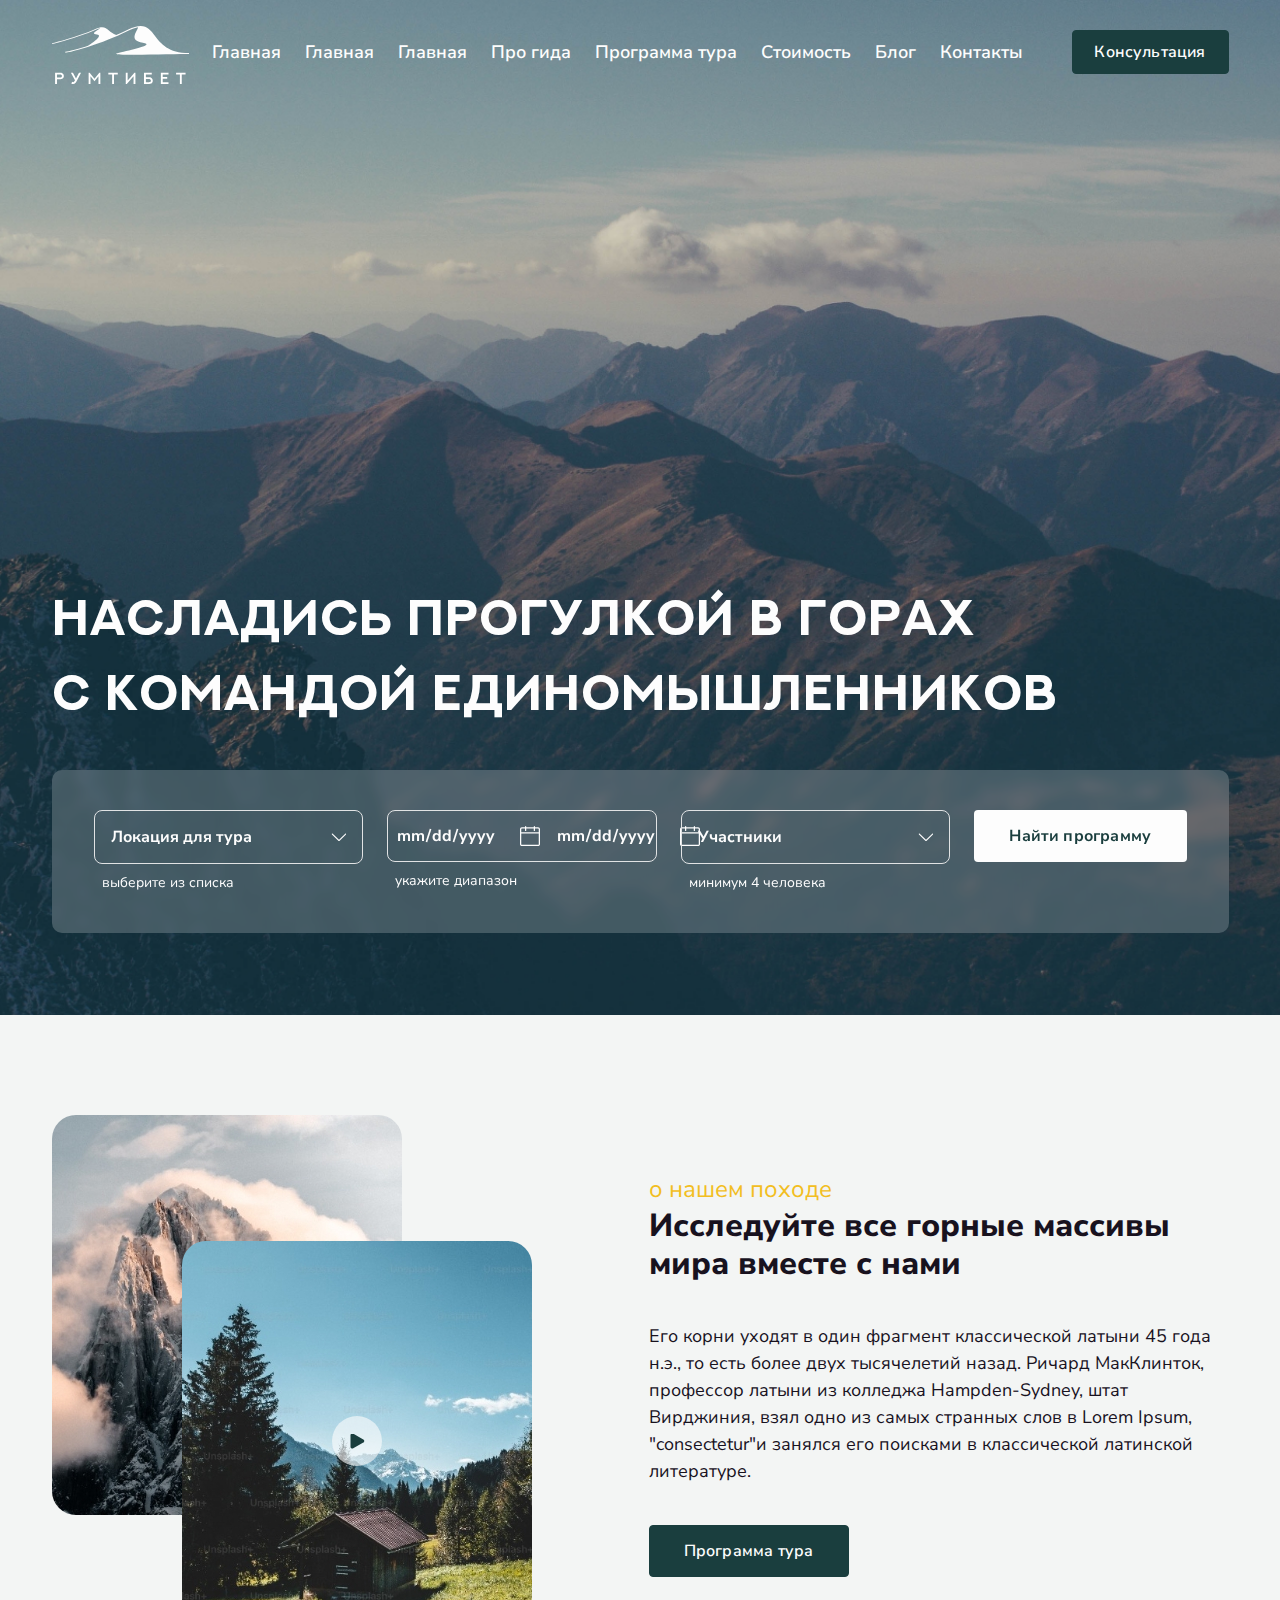
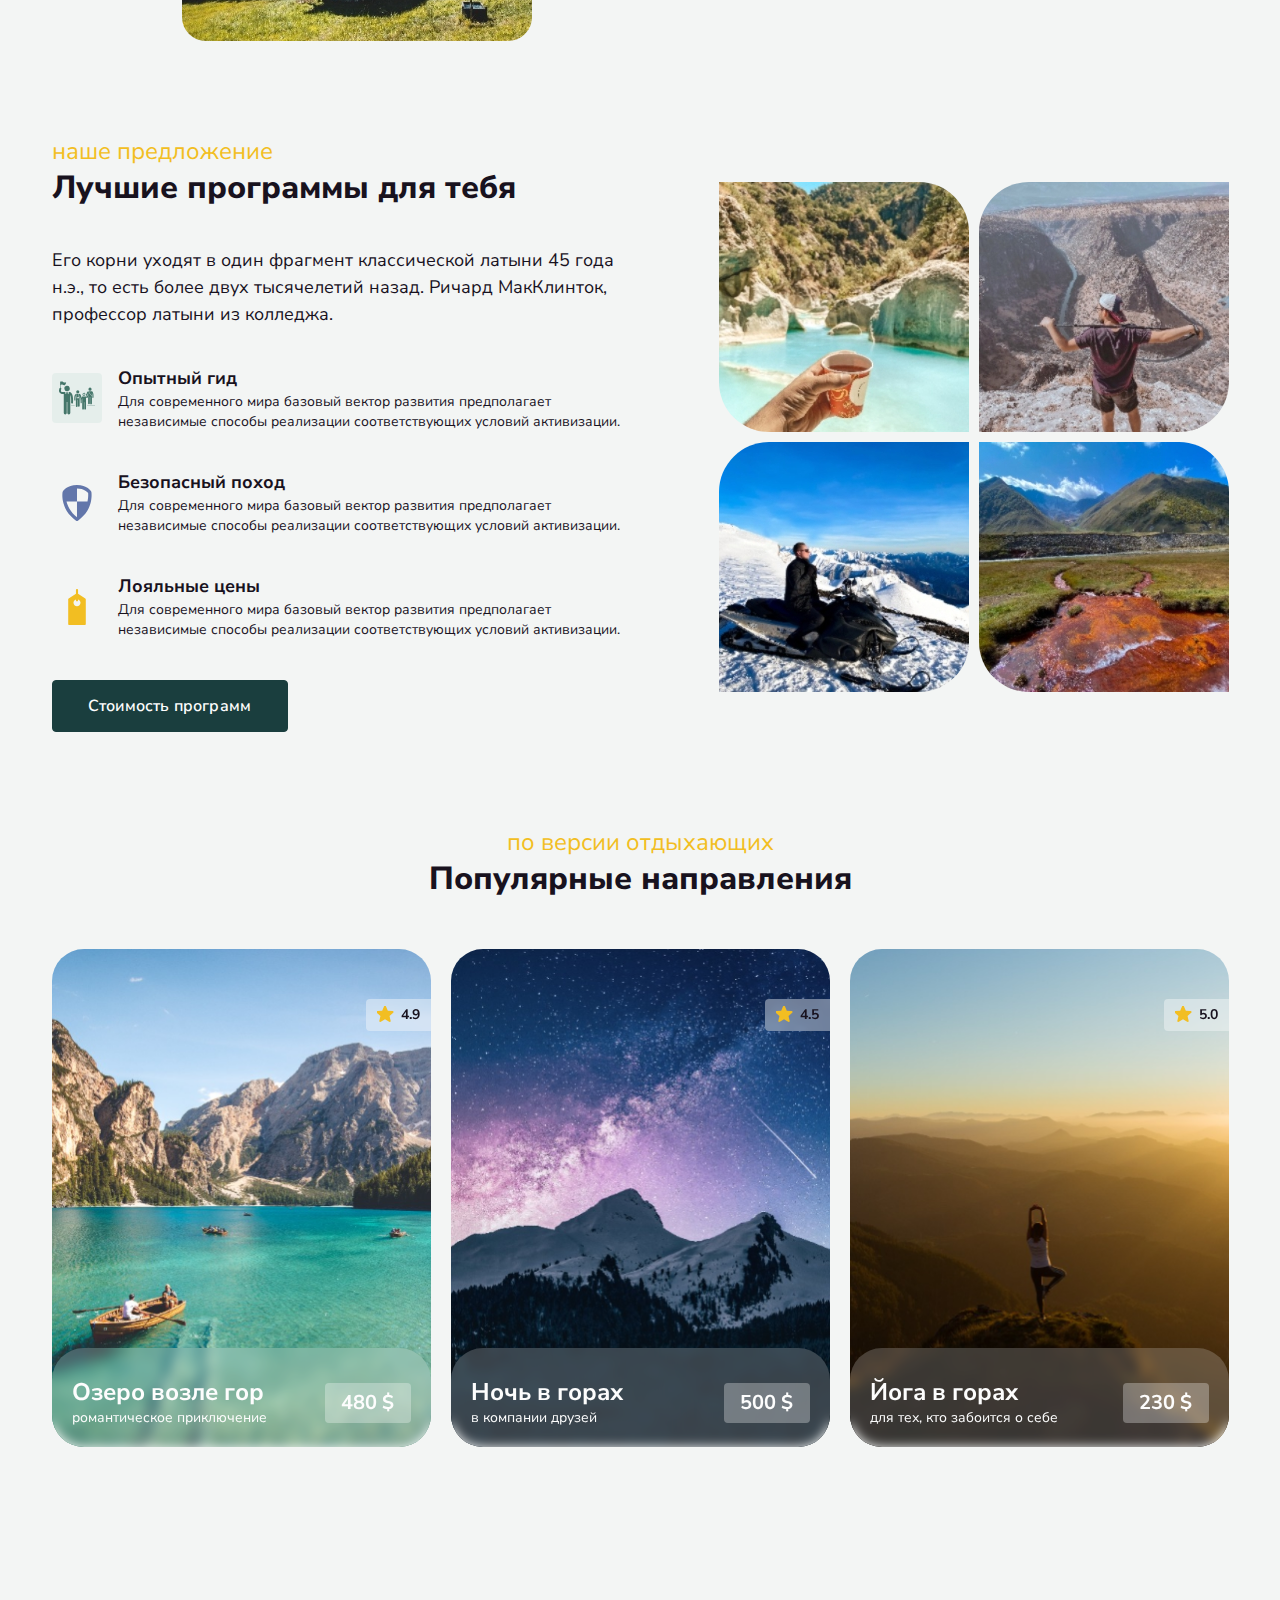
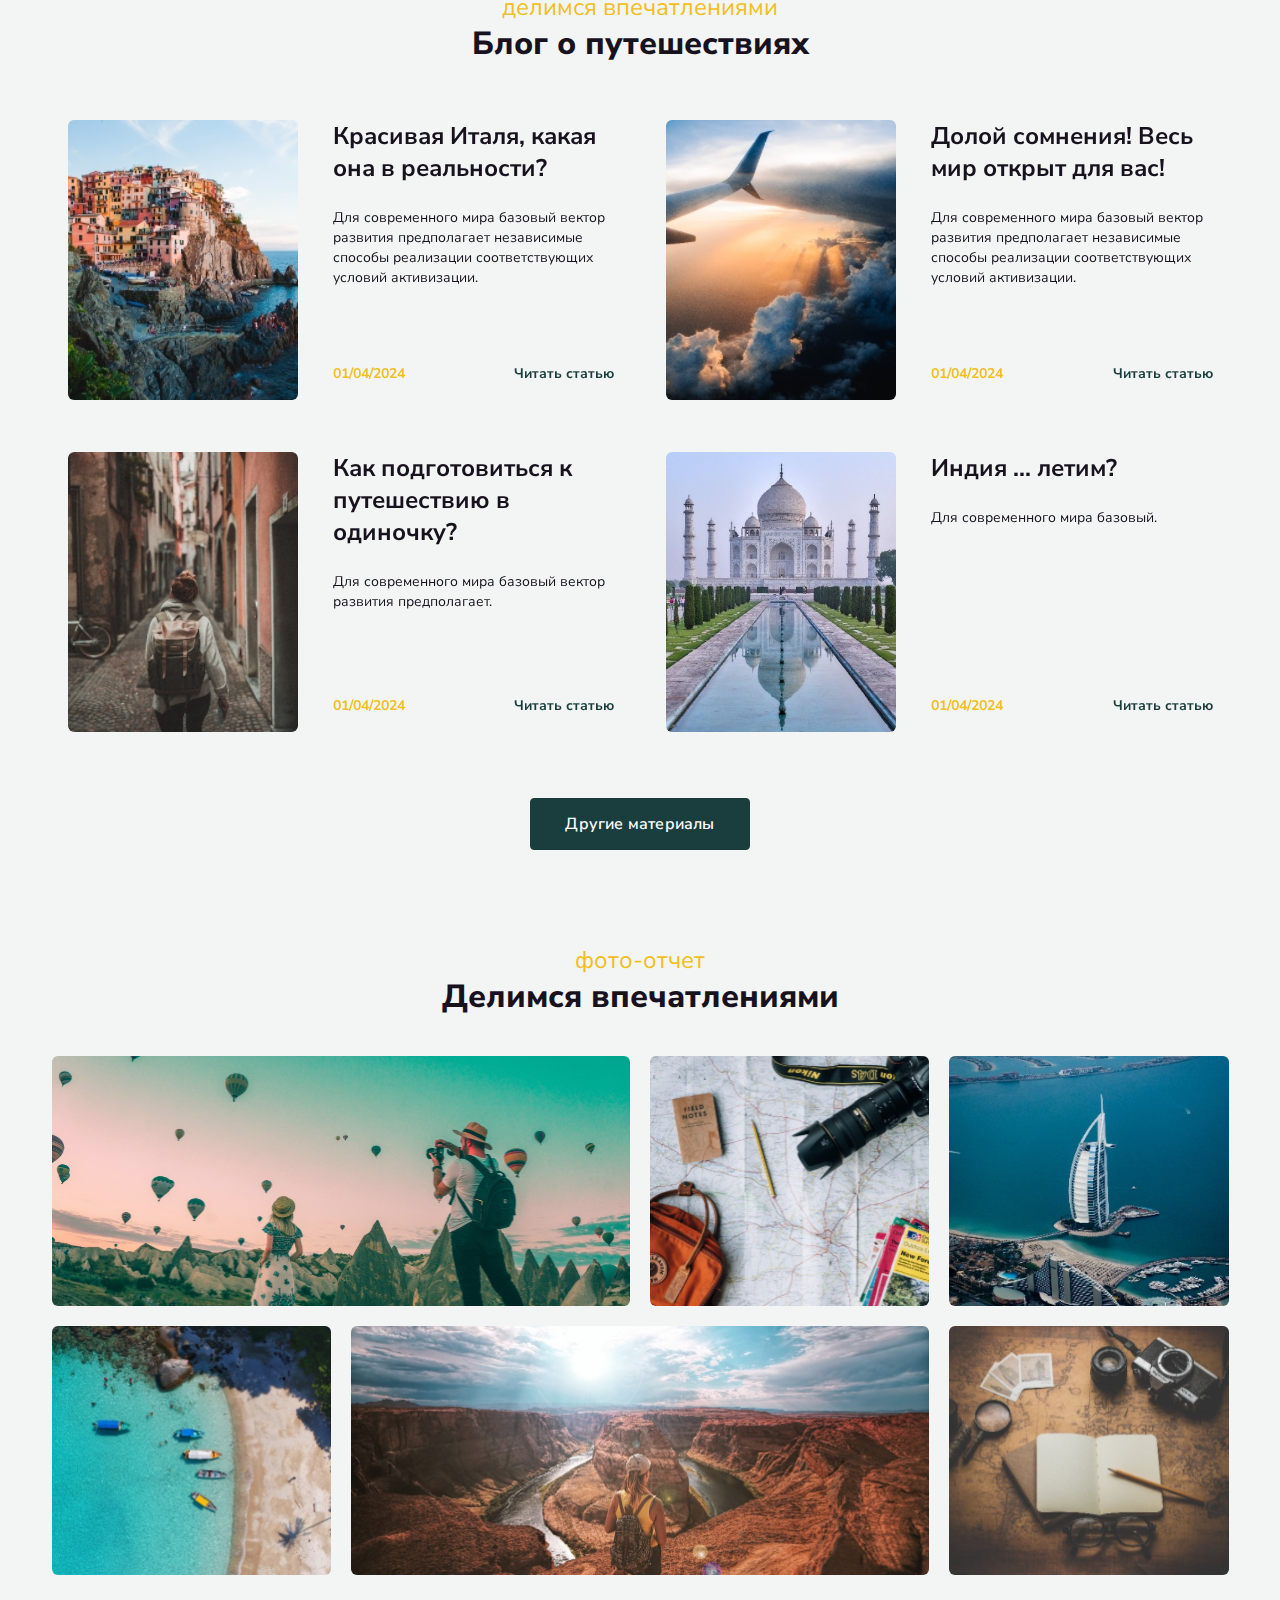
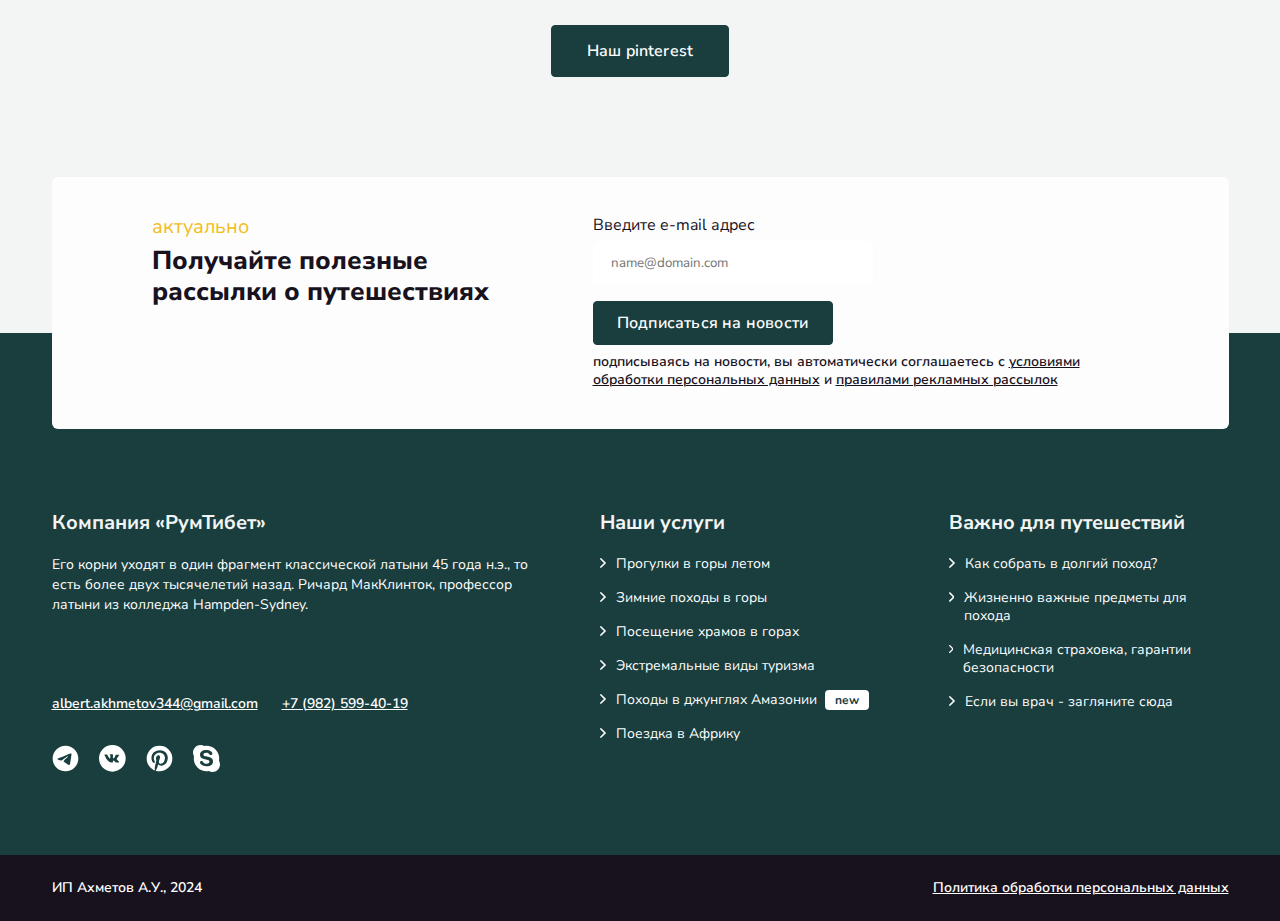
<file: index.html>
<!DOCTYPE html>
<html lang="ru">

<head>
  <meta charset="UTF-8">
  <meta name="viewport" content="width=device-width, initial-scale=1.0">
  <link rel="shortcut icon" href="resources/logo.ico" type="image/x-icon">
  <title>РумТибет</title>
  <link rel="preconnect" href="https://fonts.googleapis.com">
  <link rel="preconnect" href="https://fonts.gstatic.com" crossorigin>
  <link
    href="https://fonts.googleapis.com/css2?family=Nunito+Sans:ital,opsz,wght@0,6..12,200..1000;1,6..12,200..1000&display=swap"
    rel="stylesheet">
  <link rel="shortcut icon" type="image/x-icon" href="./img/content/icons/logo.svg">
  <link rel="stylesheet" href="https://cdn.jsdelivr.net/npm/swiper@11/swiper-bundle.min.css"/>
  <link href="css/fonts.css" rel="stylesheet">
  <link href="css/reset.css" rel="stylesheet">
  <link href="css/style.css" rel="stylesheet">

</head>

<body class="body">
  <div class="wrapper">
    <header class="header">
      <div class="header__top">
        <div class="container">
          <div class="header__top-inner">
            <div class="header__top-logo">
              <img class="header__top-logo--img" src="./img/content/icons/logo.svg" alt="Логотип">
            </div>
            <nav class="nav">
              <ul class="nav__list">
                <li class="nav__item">
                  <a class="nav__link" href="#">Главная</a>
                </li>
                <li class="nav__item">
                  <a class="nav__link" href="#">Главная</a>
                </li>
                <li class="nav__item">
                  <a class="nav__link" href="#">Главная</a>
                </li>
                <li class="nav__item">
                  <a class="nav__link" href="#">Про гида</a>
                </li>
                <li class="nav__item">
                  <a class="nav__link" href="#">Программа тура</a>
                </li>
                <li class="nav__item">
                  <a class="nav__link" href="#">Стоимость</a>
                </li>
                <li class="nav__item">
                  <a class="nav__link" href="#">Блог</a>
                </li>
                <li class="nav__item">
                  <a class="nav__link" href="#">Контакты</a>
                </li>
              </ul>
            </nav>
            <a class="header__consultation btn" href="">Консультация</a>
            <a class="burger__icon" href="">
              <span></span>
            </a>
          </div>
        </div>
      </div>
      <section class="hero">
        <div class="container">
          <div class="hero__inner">
            <h1 class="hero__title title">
              Насладись прогулкой в горах
              с командой единомышленников
            </h1>
            <div class="hero__search">
              <div class="hero__form">
                <div class="hero__select">
                  <div class="hero__dropdown-inner">
                    <button class="hero__dropdown-btn">Локация для тура</button>
                    <ul class="hero__dropdown-list">
                      <li class="hero__dropdown-item " data-value="Russia">Россия</li>
                      <li class="hero__dropdown-item " data-value="USA">США</li>
                      <li class="hero__dropdown-item " data-value="UK">Великобретания</li>
                    </ul>
                    <input type="text" name="select_category" value="" class="hero__dropdown_input--hidden">
                  </div>
                  <span class="hero__span">выберите из списка</span>
                </div>
              </div>
              <div class="hero__form">
                <div class="hero__input-inner">
                  <input class="hero__dropdown-input " type="date" name="start-date">
                  <input class="hero__dropdown-input" type="date" name="final-date">
                </div>
                <span class="hero__span">укажите диапазон</span>
              </div>
              <div class="hero__form">
                <div class="hero__select">
                  <div class="hero__dropdown-inner">
                    <button class="hero__dropdown-btn">Участники</button>
                    <ul class="hero__dropdown-list">
                      <li class="hero__dropdown-item" data-value="Russia">4</li>
                      <li class="hero__dropdown-item" data-value="USA">5</li>
                      <li class="hero__dropdown-item" data-value="UK">6</li>
                    </ul>
                    <input type="text" name="select_category" value="" class="hero__dropdown_input--hidden">
                  </div>
                  <span class="hero__span">минимум 4 человека</span>
                </div>
              </div>
              <button class="hero__form-button">
                Найти программу
              </button>
            </div>
          </div>
        </div>
      </section>
    </header>
    <main class="main">
      <section class="about">
        <div class="container">
          <div class="about__inner">
            <div class="about__media">
              <div class="about__pic-wrapper">
                <div class="about__pic">
                  <picture>
                    <source srcset="./img/content/about/1.webp">
                    <img class="about__img" src="./img/content/about/mounts.jpeg" alt="Горный пейзаж">
                  </picture>
                </div>
              </div>
              <div class="about__video">
                <div class="about__pic">
                  <picture>
                    <source srcset="./img/content/about/2.webp">
                    <img class="about__img about__img--pos" src="./img/content/about/house.jpeg" alt="Домик на лугу">
                  </picture>
                </div>
                <div class="about__video-btn">
                  <a class="about____video-link" data-fslightbox="video"
                    href="https://www.youtube.com/watch?v=atcRDB2QpwY">
                    <img class="about__video-btn--play" src="./img/content/icons/play.svg"
                      alt="Кнопка проигрывания видео">
                  </a>
                </div>
              </div>
            </div>
            <div class="about__content">
              <p class="about__subtitile subtitile">о нашем походе</p>
              <h2 class="about__title title">Исследуйте все горные массивы мира вместе с нами</h2>
              <p class="about__text">Его корни уходят в один фрагмент классической латыни 45 года н.э., то есть более
                двух тысячелетий назад. Ричард МакКлинток, профессор латыни из колледжа Hampden-Sydney, штат Вирджиния,
                взял одно из самых странных слов в Lorem Ipsum, "consectetur"и занялся его поисками в классической
                латинской литературе.</p>
              <a class="about__btn btn" href="">Программа тура</a>
            </div>
          </div>
        </div>
      </section>
      <section class="offer">
        <div class="container">
          <div class="offer__inner">
            <div class="offer__content">
              <p class="offer__subtitile subtitile">наше предложение</p>
              <h2 class="offer__title title">Лучшие программы для тебя</h2>
              <p class="offer__text">Его корни уходят в один фрагмент классической латыни 45 года н.э., то есть более
                двух тысячелетий назад. Ричард МакКлинток, профессор латыни из колледжа.</p>
              <ul class="offer__list">
                <li class="offer__item">
                  <span class="offer__item-title">Опытный гид</span>
                  <span class="offer__item-text">
                    Для современного мира базовый вектор развития предполагает независимые способы реализации
                    соответствующих условий активизации.
                  </span>
                </li>
                <li class="offer__item">
                  <span class="offer__item-title">Безопасный поход</span>
                  <span class="offer__item-text">
                    Для современного мира базовый вектор развития предполагает независимые способы реализации
                    соответствующих условий активизации.
                  </span>
                </li>
                <li class="offer__item">
                  <span class="offer__item-title">Лояльные цены</span>
                  <span class="offer__item-text">
                    Для современного мира базовый вектор развития предполагает независимые способы реализации
                    соответствующих условий активизации.
                  </span>
                </li>
              </ul>
              <a class="offer__price-btn btn" href="">
                Стоимость программ
              </a>
            </div>
            <div class="offer__media">
              <div class="offer__media-item">
                <picture>
                  <img class="offer__img offer__img--1" src="./img/content/offer/3.jpeg" alt="Фото">
                </picture>
              </div>
              <div class="offer__media-item">
                <picture>
                  <img class="offer__img offer__img--2" src="./img/content/offer/4.jpeg" alt="Человек на фоне каньона">
                </picture>
              </div>
              <div class="offer__media-item">
                <picture>
                  <img class="offer__img offer__img--3" src="./img/content/offer/5.jpeg" alt="На снегоходе">
                </picture>
              </div>
              <div class="offer__media-item">
                <picture>
                  <img class="offer__img offer__img--4" src="./img/content/offer/6.jpeg" alt="Фото ручья">
                </picture>
              </div>
            </div>
          </div>
        </div>
      </section>
      <section class="popular">
        <div class="container">
          <div class="popular__inner">
            <div class="popular__content">
              <p class="popular__subtitile subtitile">
                по версии отдыхающих
              </p>
              <h2 class="popular__title title">
                Популярные направления
              </h2>
            </div>
            <!-- Swiper -->
            <div class="popular__swiper swiper mySwiper" id="swiper-1">
              <div class="popular__media swiper-wrapper">
                <div class="popular__item swiper-slide">
                  <div class="popular__pic">
                    <picture>
                      <img class="popular__img" src="./img/content/popular/9.png" alt="">
                    </picture>
                  </div>
                  <div class="popular__stars">
                    <picture>
                      <img class="popular__stars-img" src="./img/content/icons/star.svg" alt="">
                    </picture>
                    4.9
                  </div>
                  <div class="popular__overlay overlay">
                    <div class="overlay__info">
                      <div class="overlay__title">
                        <span class="overlay__name">
                          Озеро возле гор
                        </span>
                        <span class="overlay__name_desc">
                          романтическое приключение
                        </span>
                      </div>
                      <span class="overlay__price">480 $</span>
                    </div>
                    <div class="overlay__desc">
                      Его корни уходят в один фрагмент классической латыни 45 года н.э., то есть более двух тысячелетий
                      назад. Ричард МакКлинток, профессор латыни из колледжа Hampden-Sydney, штат Вирджиния, взял одно
                      из самых странных слов в Lorem Ipsum, "consectetur"и занялся его поисками в классической латинской
                      литературе.
                    </div>
                    <a class="overlay__btn btn" href="">Программа Тура</a>
                  </div>
                </div>
                <div class="popular__item swiper-slide">
                  <div class="popular__pic">
                    <picture>
                      <img class="popular__img" src="./img/content/popular/8.png" alt="">
                    </picture>
                  </div>
                  <div class="popular__stars">
                    <picture>
                      <img class="popular__stars-img" src="./img/content/icons/star.svg" alt="">
                    </picture>
                    4.5
                  </div>
                  <div class="popular__overlay overlay">
                    <div class="overlay__info">
                      <div class="overlay__title">
                        <span class="overlay__name">
                          Ночь в горах
                        </span>
                        <span class="overlay__name_desc">
                          в компании друзей
                        </span>
                      </div>
                      <span class="overlay__price">500 $</span>
                    </div>
                    <div class="overlay__desc">
                      Его корни уходят в один фрагмент классической латыни 45 года н.э., то есть более двух тысячелетий
                      назад. Ричард МакКлинток, профессор латыни из колледжа Hampden-Sydney, штат Вирджиния, взял одно
                      из самых странных слов в Lorem Ipsum, "consectetur"и занялся его поисками в классической латинской
                      литературе.
                    </div>
                    <a class="overlay__btn btn" href="">Программа Тура</a>
                  </div>
                </div>
                <div class="popular__item swiper-slide">
                  <div class="popular__pic">
                    <picture>
                      <img class="popular__img" src="./img/content/popular/7.png" alt="">
                    </picture>
                  </div>
                  <div class="popular__stars">
                    <picture>
                      <img class="popular__stars-img" src="./img/content/icons/star.svg" alt="">
                    </picture>
                    5.0
                  </div>
                  <div class="popular__overlay overlay">
                    <div class="overlay__info">
                      <div class="overlay__title">
                        <span class="overlay__name">
                          Йога в горах
                        </span>
                        <span class="overlay__name_desc">
                          для тех, кто забоится о себе
                        </span>
                      </div>
                      <span class="overlay__price">230 $</span>
                    </div>
                    <div class="overlay__desc">
                      Его корни уходят в один фрагмент классической латыни 45 года н.э., то есть более двух тысячелетий
                      назад. Ричард МакКлинток, профессор латыни из колледжа Hampden-Sydney, штат Вирджиния, взял одно
                      из самых странных слов в Lorem Ipsum, "consectetur"и занялся его поисками в классической латинской
                      литературе.
                    </div>
                    <a class="overlay__btn btn" href="">Программа Тура</a>
                  </div>
                </div>
              </div>

            </div>
          </div>
        </div>
      </section>
      <section class="blog">
        <div class="container">
          <div class="blog__inner">
            <div class="blog__content">
              <p class="blog__subtitle subtitile">делимся впечатлениями</p>
              <h2 class="blog__title title">Блог о путешествиях</h2>
            </div>
            <div class="blog__swiper swiper" id="swiper-2">
              <div class="blog__media news swiper-wrapper">
                <article class=" news__item swiper-slide">
                  <div class="news__item-pic">
                    <picture>
                      <img class="news__img" src="./img/content/blog/1.jpeg" alt="">
                    </picture>
                  </div>
                  <div class="news__content">
                    <a class="news__title-link" href="">Красивая Италя, какая она в реальности?</a>
                    <p class="news__desc">Для современного мира базовый вектор развития предполагает независимые
                      способы
                      реализации соответствующих условий активизации.</p>
                    <div class="news__info">
                      <time class="news__time" datetime="2024-04-01">01/04/2024</time>
                      <a class="news__link" href="">Читать статью</a>
                    </div>
                  </div>
                </article>
                <article class="news__item swiper-slide">
                  <div class="news__item-pic">
                    <picture>
                      <img class="news__img" src="./img/content/blog/2.jpeg" alt="">
                    </picture>
                  </div>
                  <div class="news__content">
                    <a class="news__title-link" href="">Долой сомнения! Весь мир открыт для вас!</a>
                    <p class="news__desc">Для современного мира базовый вектор развития предполагает независимые
                      способы
                      реализации соответствующих условий активизации.</p>
                    <div class="news__info">
                      <time class="news__time" datetime="2024-04-01">01/04/2024</time>
                      <a class="news__link" href="">Читать статью</a>
                    </div>
                  </div>
                </article>
                <article class="news__item swiper-slide">
                  <div class="news__item-pic">
                    <picture>
                      <img class="news__img" src="./img/content/blog/3.jpeg" alt="">
                    </picture>
                  </div>
                  <div class="news__content">
                    <a class="news__title-link" href="">Как подготовиться к путешествию в одиночку? </a>
                    <p class="news__desc">Для современного мира базовый вектор развития предполагает.</p>
                    <div class="news__info">
                      <time class="news__time" datetime="2024-04-01">01/04/2024</time>
                      <a class="news__link" href="">Читать статью</a>
                    </div>
                  </div>
                </article>
                <article class="news__item swiper-slide">
                  <div class="news__item-pic">
                    <picture>
                      <img class="news__img" src="./img/content/blog/4.jpeg" alt="">
                    </picture>
                  </div>
                  <div class="news__content">
                    <a class="news__title-link" href="">Индия ... летим?</a>
                    <p class="news__desc">Для современного мира базовый.</p>
                    <div class="news__info">
                      <time class="news__time" datetime="2024-04-01">01/04/2024</time>
                      <a class="news__link" href="">Читать статью</a>
                    </div>
                  </div>
                </article>
              </div>
            </div>
            <a class="blog__btn btn" href="">Другие материалы</a>
          </div>
        </div>
      </section>
      <section class="gallery">
        <div class="container">
          <div class="gallery__inner">
            <div class="gallery__content">
              <p class="gallery_subtitle subtitile">фото-отчет</p>
              <h2 class="gallery__title title">Делимся впечатлениями</h2>
            </div>
            <div class="gallery__swiper swiper" id="swiper-3">
              <div class="gallery__media swiper-wrapper">
                <div class="gallery__pic swiper-slide">
                  <a class="gallery__link">
                    <img class="gallery__img" src="./img/content/gallery/1.png" alt="Делает фото">
                  </a>
                  <a data-fslightbox="gallery" href="./img/content/gallery/1.png" class="gallery__pic-overlay"></a>
                </div>
                <div class="gallery__pic swiper-slide">
                  <picture>
                    <img class="gallery__img" src="./img/content/gallery/2.png" alt="Карта с принадлежностями">
                  </picture>
                  <a data-fslightbox="gallery" href="./img/content/gallery/2.png" class="gallery__pic-overlay"></a>
                </div>
                <div class="gallery__pic swiper-slide">
                  <picture>
                    <img class="gallery__img" src="./img/content/gallery/3.png" alt="Бурдж аль-Араб">
                  </picture>
                  <a data-fslightbox="gallery" href="./img/content/gallery/3.png" class="gallery__pic-overlay"></a>
                </div>
                <div class="gallery__pic swiper-slide">
                  <picture>
                    <img class="gallery__img" src="./img/content/gallery/4.png" alt="Лодки на берегу">
                  </picture>
                  <a data-fslightbox="gallery" href="./img/content/gallery/4.png" class="gallery__pic-overlay"></a>
                </div>
                <div class="gallery__pic swiper-slide">
                  <picture>
                    <img class="gallery__img" src="./img/content/gallery/5.png" alt="Большой каньон">
                  </picture>
                  <a data-fslightbox="gallery" href="./img/content/gallery/5.png" class="gallery__pic-overlay"></a>
                </div>
                <div class="gallery__pic swiper-slide">
                  <picture>
                    <img class="gallery__img" src="./img/content/gallery/6.png" alt="Блокнот с принадлежностями">
                  </picture>
                  <a data-fslightbox="gallery" href="./img/content/gallery/6.png" class="gallery__pic-overlay"></a>
                </div>
              </div>
            </div>
            <a class="gallery_btn btn" href="">Наш pinterest</a>
          </div>
        </div>
      </section>
      <section class="newsletter">
        <div class="container">
          <div class="newsletter__inner">
            <div class="newsletter__content">
              <p class="newsletter__subtitle subtitile">актуально</p>
              <p class="newsletter__subtitle newsletter__subtitle--dn subtitile">фото-отчет</p>
              <h2 class="newsletter__title title">Получайте полезные рассылки о путешествиях</h2>
              <h2 class="newsletter__title title title--dp">Делимся впечатлениями</h2>
            </div>
            <div class="newsletter__subcribe">
              <p class="newsletter__email">Введите e-mail адрес</p>
              <form class="newsletter__form" action="send">
                <label class="newsletter__label" for="send" id="send__newsletter">
                  <input class="newsletter__input" type="email" name="email" placeholder="name@domain.com"
                    id="newsletter">
                </label>
                <button class="newsletter__btn btn">Подписаться на новости</button>
              </form>
              <p class="newsletter__terms">подписываясь на новости, вы автоматически соглашаетесь с <a
                  class="newsletter__terms-link" href="">условиями обработки
                  персональных данных</a> и <a class="newsletter__terms-link" href="">правилами рекламных
                  рассылок</a>
              </p>
            </div>
          </div>
        </div>
      </section>
    </main>
    <footer class="footer">
      <div class="footer__top">
        <div class="container">
          <div class="footer__inner">
            <div class="footer__items">
              <h3 class="footer__title">Компания «РумТибет»</h3>
              <p class="footer__text">Его корни уходят в один фрагмент классической латыни 45 года н.э., то есть более
                двух тысячелетий назад. Ричард МакКлинток, профессор латыни из колледжа Hampden-Sydney.</p>
              <div class="footer__contacts">
                <a class="footer__contact" href="mailto:albert.akhmetov344@gmail.com">albert.akhmetov344@gmail.com</a>
                <a class="footer__contact" href="tel:+79825994019">+7 (982) 599-40-19</a>
              </div>
              <ul class="footer__socials">
                <li class="footer__socials-item"><a class="footer__socials-link" href=""><svg width="27" height="27"
                      viewBox="0 0 28 28" xmlns="http://www.w3.org/2000/svg">
                      <path
                        d="M14 0.666748C6.63999 0.666748 0.666656 6.64008 0.666656 14.0001C0.666656 21.3601 6.63999 27.3334 14 27.3334C21.36 27.3334 27.3333 21.3601 27.3333 14.0001C27.3333 6.64008 21.36 0.666748 14 0.666748ZM20.1867 9.73342C19.9867 11.8401 19.12 16.9601 18.68 19.3201C18.4933 20.3201 18.12 20.6534 17.7733 20.6934C17 20.7601 16.4133 20.1868 15.6667 19.6934C14.4933 18.9201 13.8267 18.4401 12.6933 17.6934C11.3733 16.8268 12.2267 16.3468 12.9867 15.5734C13.1867 15.3734 16.6 12.2668 16.6667 11.9867C16.6759 11.9443 16.6747 11.9003 16.6631 11.8585C16.6515 11.8167 16.6298 11.7783 16.6 11.7468C16.52 11.6801 16.4133 11.7067 16.32 11.7201C16.2 11.7467 14.3333 12.9868 10.6933 15.4401C10.16 15.8001 9.67999 15.9868 9.25332 15.9734C8.77332 15.9601 7.86666 15.7068 7.18666 15.4801C6.34666 15.2134 5.69332 15.0668 5.74666 14.6001C5.77332 14.3601 6.10666 14.1201 6.73332 13.8668C10.6267 12.1734 13.2133 11.0534 14.5067 10.5201C18.2133 8.97342 18.9733 8.70675 19.48 8.70675C19.5867 8.70675 19.84 8.73342 20 8.86675C20.1333 8.97342 20.1733 9.12008 20.1867 9.22675C20.1733 9.30675 20.2 9.54675 20.1867 9.73342Z" />
                    </svg>
                  </a></li>
                <li class="footer__socials-item"><a class="footer__socials-link" href=""><svg width="27" height="27"
                      viewBox="0 0 27 27" xmlns="http://www.w3.org/2000/svg">
                      <path
                        d="M13.36 -0.000244141C5.98138 -0.000244141 0 5.98114 0 13.3598C0 20.7384 5.98138 26.7198 13.36 26.7198C20.7386 26.7198 26.72 20.7384 26.72 13.3598C26.72 5.98114 20.7386 -0.000244141 13.36 -0.000244141ZM18.498 15.0729C18.498 15.0729 19.6796 16.2391 19.9704 16.7805C19.9788 16.7916 19.9829 16.8027 19.9857 16.8083C20.104 17.0073 20.1318 17.1618 20.0734 17.2773C19.976 17.4693 19.642 17.564 19.5279 17.5723H17.4404C17.2956 17.5723 16.9922 17.5348 16.6248 17.2815C16.3423 17.0839 16.064 16.7596 15.7926 16.4437C15.3877 15.9733 15.037 15.5669 14.6835 15.5669C14.6386 15.5669 14.594 15.5739 14.5513 15.5878C14.2841 15.6741 13.9417 16.0554 13.9417 17.0713C13.9417 17.3886 13.6912 17.5709 13.5145 17.5709H12.5584C12.2327 17.5709 10.5363 17.4568 9.03331 15.8717C7.19352 13.9303 5.53744 10.0365 5.52352 10.0003C5.41915 9.74838 5.63486 9.61339 5.87005 9.61339H7.97842C8.25954 9.61339 8.35139 9.78456 8.41541 9.93625C8.49056 10.113 8.76611 10.8158 9.2184 11.6063C9.95181 12.8949 10.4013 13.4182 10.7618 13.4182C10.8293 13.4174 10.8957 13.4002 10.9552 13.3681C11.4256 13.1065 11.3379 11.4295 11.317 11.0816C11.317 11.0162 11.3156 10.3315 11.0749 10.0031C10.9023 9.76508 10.6087 9.67462 10.4305 9.64122C10.5026 9.54173 10.5976 9.46106 10.7075 9.40603C11.0303 9.2446 11.6121 9.22094 12.1896 9.22094H12.5111C13.1373 9.22929 13.2988 9.26965 13.5256 9.3267C13.9849 9.43665 13.9946 9.73307 13.9542 10.7476C13.9417 11.0357 13.9292 11.3613 13.9292 11.7454C13.9292 11.8289 13.925 11.918 13.925 12.0126C13.9111 12.5289 13.8944 13.1148 14.259 13.3556C14.3066 13.3854 14.3615 13.4013 14.4177 13.4015C14.5443 13.4015 14.9256 13.4015 15.9582 11.6299C16.2767 11.0597 16.5534 10.4671 16.7863 9.85693C16.8072 9.82075 16.8684 9.70941 16.9408 9.66627C16.9942 9.63904 17.0534 9.62519 17.1133 9.62591H19.5919C19.8619 9.62591 20.047 9.66627 20.0817 9.77065C20.143 9.93625 20.0706 10.4414 18.9392 11.9737L18.434 12.6403C17.4084 13.9846 17.4084 14.0528 18.498 15.0729Z" />
                    </svg>
                  </a></li>
                <li class="footer__socials-item"><a class="footer__socials-link" href=""><svg width="27" height="27"
                      viewBox="0 0 28 28" xmlns="http://www.w3.org/2000/svg">
                      <path
                        d="M10.0533 26.7201C11.3333 27.1068 12.6267 27.3334 14 27.3334C17.5362 27.3334 20.9276 25.9287 23.4281 23.4282C25.9286 20.9277 27.3333 17.5363 27.3333 14.0001C27.3333 12.2491 26.9885 10.5153 26.3184 8.89764C25.6483 7.27996 24.6662 5.81011 23.4281 4.57199C22.19 3.33388 20.7201 2.35175 19.1025 1.68169C17.4848 1.01163 15.751 0.666748 14 0.666748C12.249 0.666748 10.5152 1.01163 8.89756 1.68169C7.27989 2.35175 5.81003 3.33388 4.57192 4.57199C2.07143 7.07248 0.666672 10.4639 0.666672 14.0001C0.666672 19.6668 4.22667 24.5334 9.25334 26.4534C9.13334 25.4134 9.01334 23.6934 9.25334 22.5068L10.7867 15.9201C10.7867 15.9201 10.4 15.1468 10.4 13.9201C10.4 12.0801 11.5467 10.7067 12.8533 10.7067C14 10.7067 14.5333 11.5468 14.5333 12.6268C14.5333 13.7734 13.7733 15.4134 13.3867 16.9868C13.16 18.2934 14.08 19.4401 15.4133 19.4401C17.7867 19.4401 19.6267 16.9068 19.6267 13.3334C19.6267 10.1334 17.3333 7.94675 14.04 7.94675C10.28 7.94675 8.06667 10.7468 8.06667 13.6934C8.06667 14.8401 8.44001 16.0001 9.05334 16.7601C9.17334 16.8401 9.17334 16.9468 9.13334 17.1468L8.74667 18.6001C8.74667 18.8268 8.60001 18.9068 8.37334 18.7468C6.66667 18.0001 5.68001 15.5734 5.68001 13.6134C5.68001 9.40008 8.66667 5.57342 14.4267 5.57342C19.0133 5.57342 22.5867 8.86675 22.5867 13.2401C22.5867 17.8268 19.7467 21.5068 15.68 21.5068C14.3867 21.5068 13.12 20.8134 12.6667 20.0001L11.7733 23.1601C11.4667 24.3068 10.6267 25.8401 10.0533 26.7601V26.7201Z" />
                    </svg>
                  </a></li>
                <li class="footer__socials-item"><a class="footer__socials-link" href=""><svg width="27" height="27"
                      viewBox="0 0 24 24" xmlns="http://www.w3.org/2000/svg">
                      <path
                        d="M20 4C22.76 6.72 23.8 10.52 23.1467 14.0667C23.6933 15.0267 24 16.1467 24 17.3333C24 19.1014 23.2976 20.7971 22.0474 22.0474C20.7971 23.2976 19.1014 24 17.3333 24C16.1467 24 15.0267 23.6933 14.0667 23.1467C10.52 23.8 6.72 22.76 4 20C1.24 17.28 0.2 13.48 0.853333 9.93333C0.306667 8.97333 0 7.85333 0 6.66667C0 4.89856 0.702379 3.20286 1.95262 1.95262C3.20286 0.702379 4.89856 0 6.66667 0C7.85333 0 8.97333 0.306667 9.93333 0.853333C13.48 0.2 17.28 1.24 20 4ZM12.0533 18.88C15.88 18.88 17.7867 17.04 17.7867 14.56C17.7867 12.9733 17.04 11.28 14.1467 10.6267L11.4933 10.04C10.48 9.81333 9.33333 9.50667 9.33333 8.56C9.33333 7.6 10.1333 6.93333 11.6 6.93333C14.5733 6.93333 14.2933 8.97333 15.7733 8.97333C16.5467 8.97333 17.2133 8.52 17.2133 7.73333C17.2133 5.90667 14.2933 4.53333 11.8133 4.53333C9.13333 4.53333 6.26667 5.68 6.26667 8.72C6.26667 10.1867 6.78667 11.7467 9.66667 12.4667L13.2533 13.3733C14.3333 13.64 14.6 14.24 14.6 14.8C14.6 15.7067 13.6933 16.6 12.0533 16.6C8.84 16.6 9.28 14.1333 7.56 14.1333C6.78667 14.1333 6.22667 14.6667 6.22667 15.4267C6.22667 16.9067 8 18.88 12.0533 18.88Z" />
                    </svg>
                  </a></li>
              </ul>
            </div>
            <div class="footer__items">
              <h3 class="footer__title">Наши услуги</h3>
              <ul class="footer__list">
                <li class="footer__list-item">
                  <svg class="footer__list-svg" width="6" height="10" viewBox="0 0 6 10"
                    xmlns="http://www.w3.org/2000/svg">
                    <path
                      d="M5.7154 4.6098L1.26527 0.159755C1.16235 0.0567475 1.02495 0 0.878448 0C0.731945 0 0.594548 0.0567475 0.491622 0.159755L0.163901 0.487394C-0.0493491 0.700889 -0.0493491 1.04788 0.163901 1.26105L3.90078 4.99793L0.159755 8.73895C0.0568288 8.84196 0 8.97928 0 9.1257C0 9.27228 0.0568288 9.4096 0.159755 9.51269L0.487476 9.84024C0.590483 9.94325 0.727799 10 0.874302 10C1.0208 10 1.1582 9.94325 1.26113 9.84024L5.7154 5.38613C5.81857 5.2828 5.87524 5.14484 5.87491 4.99817C5.87524 4.85094 5.81857 4.71305 5.7154 4.6098Z" />
                  </svg>
                  <a class="footer__list-link" href="">Прогулки в горы летом</a>
                </li>
                <li class="footer__list-item">
                  <svg class="footer__list-svg" width="6" height="10" viewBox="0 0 6 10"
                    xmlns="http://www.w3.org/2000/svg">
                    <path
                      d="M5.7154 4.6098L1.26527 0.159755C1.16235 0.0567475 1.02495 0 0.878448 0C0.731945 0 0.594548 0.0567475 0.491622 0.159755L0.163901 0.487394C-0.0493491 0.700889 -0.0493491 1.04788 0.163901 1.26105L3.90078 4.99793L0.159755 8.73895C0.0568288 8.84196 0 8.97928 0 9.1257C0 9.27228 0.0568288 9.4096 0.159755 9.51269L0.487476 9.84024C0.590483 9.94325 0.727799 10 0.874302 10C1.0208 10 1.1582 9.94325 1.26113 9.84024L5.7154 5.38613C5.81857 5.2828 5.87524 5.14484 5.87491 4.99817C5.87524 4.85094 5.81857 4.71305 5.7154 4.6098Z" />
                  </svg>
                  <a class="footer__list-link" href="">Зимние походы в горы</a>
                </li>
                <li class="footer__list-item">
                  <svg class="footer__list-svg" width="6" height="10" viewBox="0 0 6 10"
                    xmlns="http://www.w3.org/2000/svg">
                    <path
                      d="M5.7154 4.6098L1.26527 0.159755C1.16235 0.0567475 1.02495 0 0.878448 0C0.731945 0 0.594548 0.0567475 0.491622 0.159755L0.163901 0.487394C-0.0493491 0.700889 -0.0493491 1.04788 0.163901 1.26105L3.90078 4.99793L0.159755 8.73895C0.0568288 8.84196 0 8.97928 0 9.1257C0 9.27228 0.0568288 9.4096 0.159755 9.51269L0.487476 9.84024C0.590483 9.94325 0.727799 10 0.874302 10C1.0208 10 1.1582 9.94325 1.26113 9.84024L5.7154 5.38613C5.81857 5.2828 5.87524 5.14484 5.87491 4.99817C5.87524 4.85094 5.81857 4.71305 5.7154 4.6098Z" />
                  </svg>
                  <a class="footer__list-link" href="">Посещение храмов в горах</a>
                </li>
                <li class="footer__list-item">
                  <svg class="footer__list-svg" width="6" height="10" viewBox="0 0 6 10"
                    xmlns="http://www.w3.org/2000/svg">
                    <path
                      d="M5.7154 4.6098L1.26527 0.159755C1.16235 0.0567475 1.02495 0 0.878448 0C0.731945 0 0.594548 0.0567475 0.491622 0.159755L0.163901 0.487394C-0.0493491 0.700889 -0.0493491 1.04788 0.163901 1.26105L3.90078 4.99793L0.159755 8.73895C0.0568288 8.84196 0 8.97928 0 9.1257C0 9.27228 0.0568288 9.4096 0.159755 9.51269L0.487476 9.84024C0.590483 9.94325 0.727799 10 0.874302 10C1.0208 10 1.1582 9.94325 1.26113 9.84024L5.7154 5.38613C5.81857 5.2828 5.87524 5.14484 5.87491 4.99817C5.87524 4.85094 5.81857 4.71305 5.7154 4.6098Z" />
                  </svg>
                  <a class="footer__list-link" href="">Экстремальные виды туризма</a>
                </li>
                <li class="footer__list-item">
                  <svg class="footer__list-svg" width="6" height="10" viewBox="0 0 6 10"
                    xmlns="http://www.w3.org/2000/svg">
                    <path
                      d="M5.7154 4.6098L1.26527 0.159755C1.16235 0.0567475 1.02495 0 0.878448 0C0.731945 0 0.594548 0.0567475 0.491622 0.159755L0.163901 0.487394C-0.0493491 0.700889 -0.0493491 1.04788 0.163901 1.26105L3.90078 4.99793L0.159755 8.73895C0.0568288 8.84196 0 8.97928 0 9.1257C0 9.27228 0.0568288 9.4096 0.159755 9.51269L0.487476 9.84024C0.590483 9.94325 0.727799 10 0.874302 10C1.0208 10 1.1582 9.94325 1.26113 9.84024L5.7154 5.38613C5.81857 5.2828 5.87524 5.14484 5.87491 4.99817C5.87524 4.85094 5.81857 4.71305 5.7154 4.6098Z" />
                  </svg>
                  <a class="footer__list-link footer__list-link--new" href="">Походы в джунглях Амазонии</a>
                </li>
                <li class="footer__list-item">
                  <svg class="footer__list-svg" width="6" height="10" viewBox="0 0 6 10"
                    xmlns="http://www.w3.org/2000/svg">
                    <path
                      d="M5.7154 4.6098L1.26527 0.159755C1.16235 0.0567475 1.02495 0 0.878448 0C0.731945 0 0.594548 0.0567475 0.491622 0.159755L0.163901 0.487394C-0.0493491 0.700889 -0.0493491 1.04788 0.163901 1.26105L3.90078 4.99793L0.159755 8.73895C0.0568288 8.84196 0 8.97928 0 9.1257C0 9.27228 0.0568288 9.4096 0.159755 9.51269L0.487476 9.84024C0.590483 9.94325 0.727799 10 0.874302 10C1.0208 10 1.1582 9.94325 1.26113 9.84024L5.7154 5.38613C5.81857 5.2828 5.87524 5.14484 5.87491 4.99817C5.87524 4.85094 5.81857 4.71305 5.7154 4.6098Z" />
                  </svg>
                  <a class="footer__list-link" href="">Поездка в Африку</a>
                </li>
              </ul>
            </div>
            <div class="footer__items">
              <h3 class="footer__title">Важно для путешествий</h3>
              <ul class="footer__list">
                <li class="footer__list-item">
                  <svg class="footer__list-svg" width="6" height="10" viewBox="0 0 6 10"
                    xmlns="http://www.w3.org/2000/svg">
                    <path
                      d="M5.7154 4.6098L1.26527 0.159755C1.16235 0.0567475 1.02495 0 0.878448 0C0.731945 0 0.594548 0.0567475 0.491622 0.159755L0.163901 0.487394C-0.0493491 0.700889 -0.0493491 1.04788 0.163901 1.26105L3.90078 4.99793L0.159755 8.73895C0.0568288 8.84196 0 8.97928 0 9.1257C0 9.27228 0.0568288 9.4096 0.159755 9.51269L0.487476 9.84024C0.590483 9.94325 0.727799 10 0.874302 10C1.0208 10 1.1582 9.94325 1.26113 9.84024L5.7154 5.38613C5.81857 5.2828 5.87524 5.14484 5.87491 4.99817C5.87524 4.85094 5.81857 4.71305 5.7154 4.6098Z" />
                  </svg>
                  <a class="footer__list-link" href="">Как собрать в долгий поход?</a>
                </li>
                <li class="footer__list-item">
                  <svg class="footer__list-svg" width="6" height="10" viewBox="0 0 6 10"
                    xmlns="http://www.w3.org/2000/svg">
                    <path
                      d="M5.7154 4.6098L1.26527 0.159755C1.16235 0.0567475 1.02495 0 0.878448 0C0.731945 0 0.594548 0.0567475 0.491622 0.159755L0.163901 0.487394C-0.0493491 0.700889 -0.0493491 1.04788 0.163901 1.26105L3.90078 4.99793L0.159755 8.73895C0.0568288 8.84196 0 8.97928 0 9.1257C0 9.27228 0.0568288 9.4096 0.159755 9.51269L0.487476 9.84024C0.590483 9.94325 0.727799 10 0.874302 10C1.0208 10 1.1582 9.94325 1.26113 9.84024L5.7154 5.38613C5.81857 5.2828 5.87524 5.14484 5.87491 4.99817C5.87524 4.85094 5.81857 4.71305 5.7154 4.6098Z" />
                  </svg>
                  <a class="footer__list-link" href="">Жизненно важные предметы для похода</a>
                </li>
                <li class="footer__list-item">
                  <svg class="footer__list-svg" width="6" height="10" viewBox="0 0 6 10"
                    xmlns="http://www.w3.org/2000/svg">
                    <path
                      d="M5.7154 4.6098L1.26527 0.159755C1.16235 0.0567475 1.02495 0 0.878448 0C0.731945 0 0.594548 0.0567475 0.491622 0.159755L0.163901 0.487394C-0.0493491 0.700889 -0.0493491 1.04788 0.163901 1.26105L3.90078 4.99793L0.159755 8.73895C0.0568288 8.84196 0 8.97928 0 9.1257C0 9.27228 0.0568288 9.4096 0.159755 9.51269L0.487476 9.84024C0.590483 9.94325 0.727799 10 0.874302 10C1.0208 10 1.1582 9.94325 1.26113 9.84024L5.7154 5.38613C5.81857 5.2828 5.87524 5.14484 5.87491 4.99817C5.87524 4.85094 5.81857 4.71305 5.7154 4.6098Z" />
                  </svg>
                  <a class="footer__list-link" href="">Медицинская страховка, гарантии безопасности</a>
                </li>
                <li class="footer__list-item">
                  <svg class="footer__list-svg" width="6" height="10" viewBox="0 0 6 10"
                    xmlns="http://www.w3.org/2000/svg">
                    <path
                      d="M5.7154 4.6098L1.26527 0.159755C1.16235 0.0567475 1.02495 0 0.878448 0C0.731945 0 0.594548 0.0567475 0.491622 0.159755L0.163901 0.487394C-0.0493491 0.700889 -0.0493491 1.04788 0.163901 1.26105L3.90078 4.99793L0.159755 8.73895C0.0568288 8.84196 0 8.97928 0 9.1257C0 9.27228 0.0568288 9.4096 0.159755 9.51269L0.487476 9.84024C0.590483 9.94325 0.727799 10 0.874302 10C1.0208 10 1.1582 9.94325 1.26113 9.84024L5.7154 5.38613C5.81857 5.2828 5.87524 5.14484 5.87491 4.99817C5.87524 4.85094 5.81857 4.71305 5.7154 4.6098Z" />
                  </svg>
                  <a class="footer__list-link" href="">Если вы врач - загляните сюда</a>
                </li>
              </ul>
            </div>
          </div>
        </div>
      </div>
      <div class="footer__bottom">
        <div class="container">
          <div class="footer__bottom-inner">
            <p class="footer__bottom-text">ИП Ахметов А.У., 2024</p>
            <a class="footer__bottom-policy" href="">Политика обработки персональных данных</a>
          </div>
        </div>
      </div>
    </footer>
  </div>
  <script src="./js/fslightbox.js"></script>
  <script src="https://cdn.jsdelivr.net/npm/swiper@11/swiper-bundle.min.js"></script>
  <script src="./js/main.js"></script>
</body>

</html>
</file>
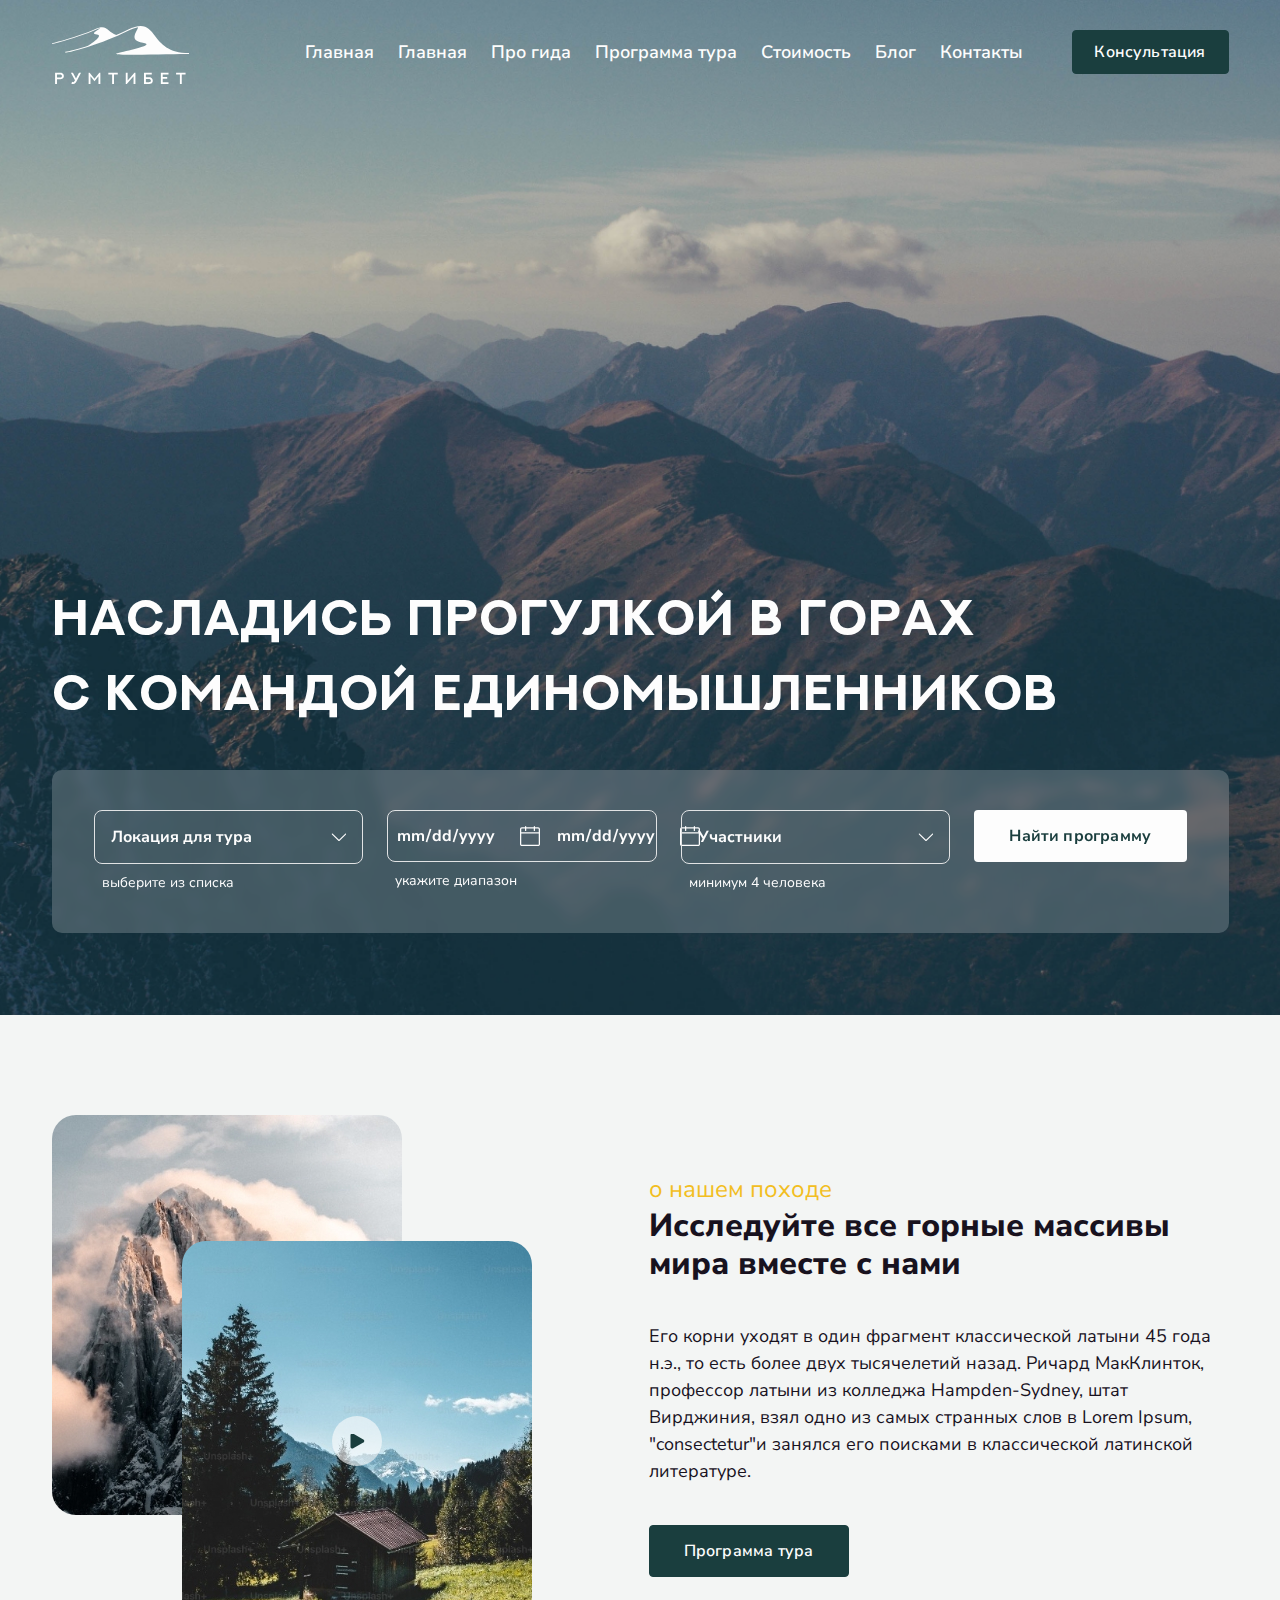
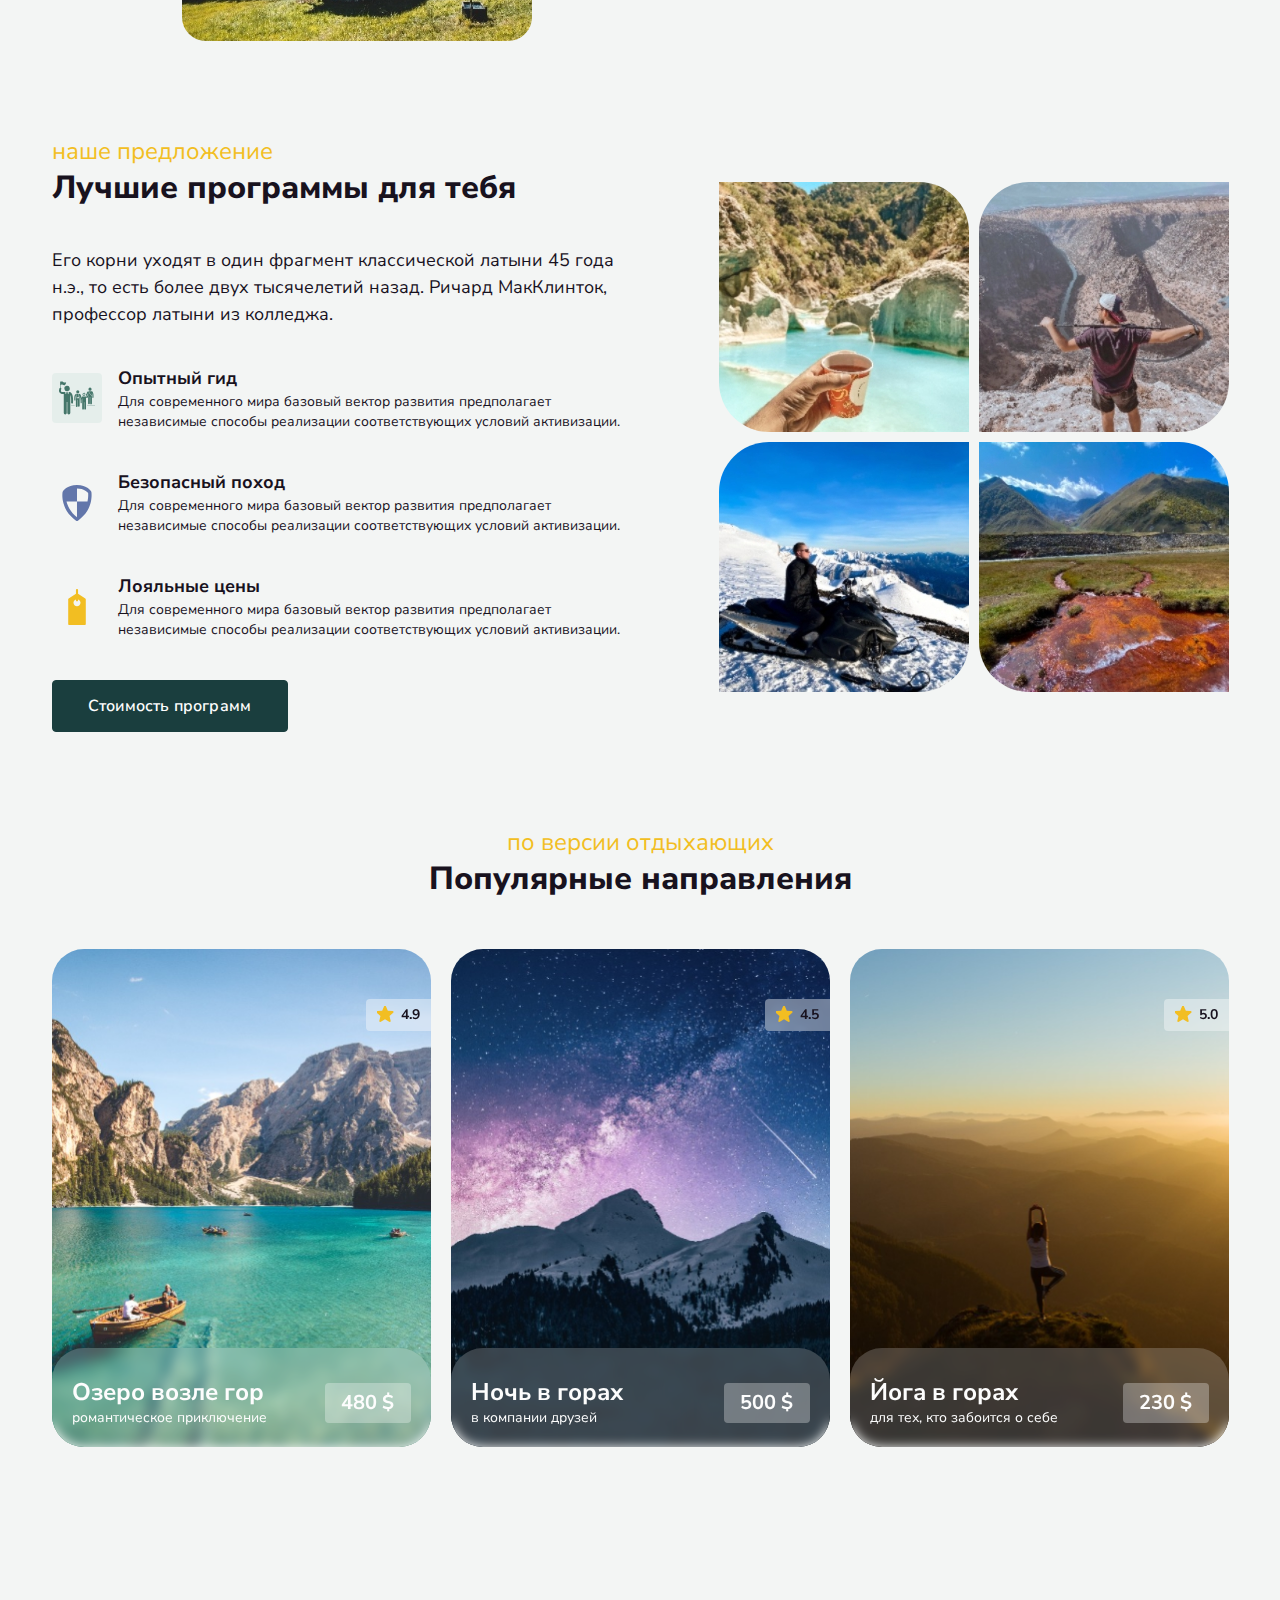
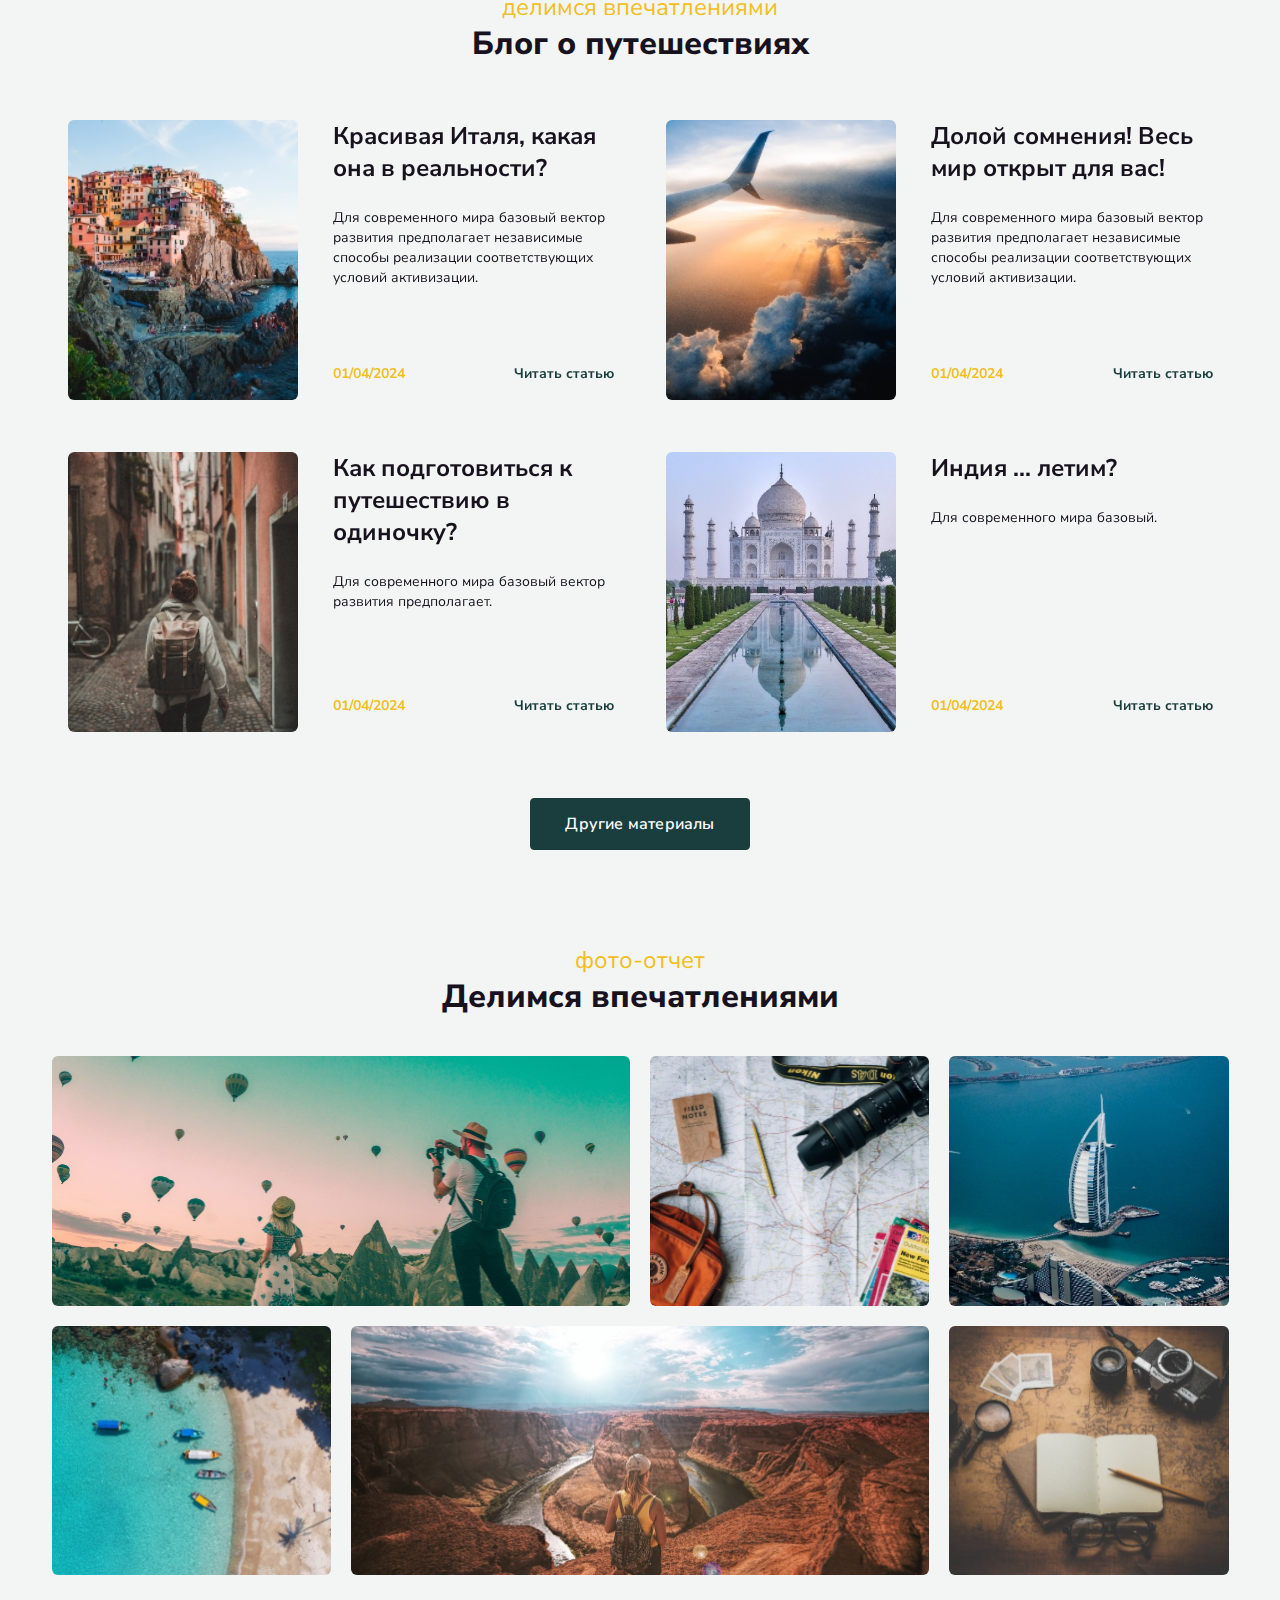
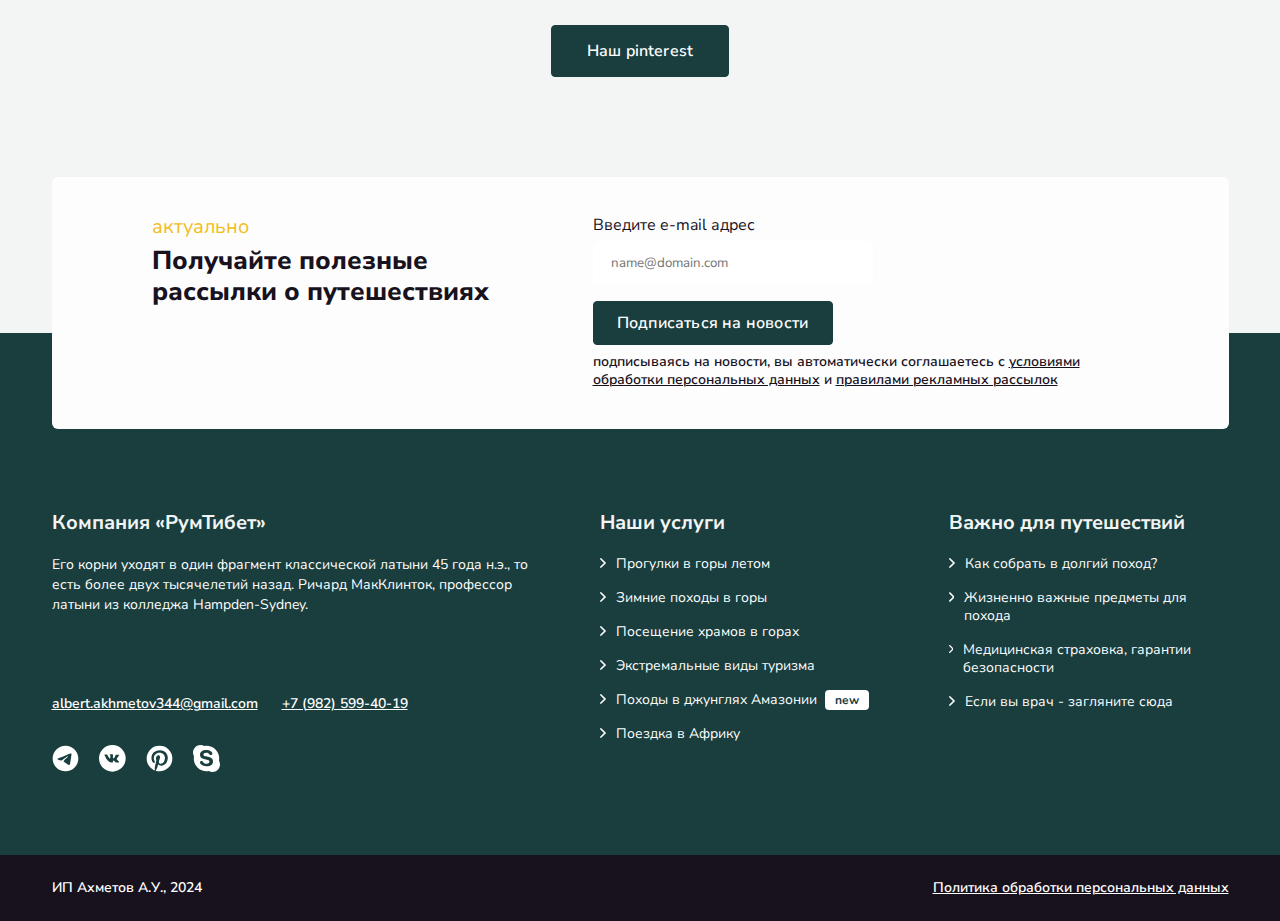
<file: 5/index.html>
<!DOCTYPE html>
<html lang="ru">

<head>
  <meta charset="UTF-8">
  <meta name="viewport" content="width=device-width, initial-scale=1.0">
  <link rel="shortcut icon" href="resources/logo.ico" type="image/x-icon">
  <title>РумТибет</title>
  <link rel="preconnect" href="https://fonts.googleapis.com">
  <link rel="preconnect" href="https://fonts.gstatic.com" crossorigin>
  <link
    href="https://fonts.googleapis.com/css2?family=Nunito+Sans:ital,opsz,wght@0,6..12,200..1000;1,6..12,200..1000&display=swap"
    rel="stylesheet">
  <link rel="shortcut icon" type="image/x-icon" href="./img/content/icons/logo.svg">
  <link rel="stylesheet" href="https://cdn.jsdelivr.net/npm/swiper@11/swiper-bundle.min.css"/>
  <link href="css/fonts.css" rel="stylesheet">
  <link href="css/reset.css" rel="stylesheet">
  <link href="css/style.css" rel="stylesheet">

</head>

<body class="body">
  <div class="wrapper">
    <header class="header">
      <div class="header__top">
        <div class="container">
          <div class="header__top-inner">
            <div class="header__top-logo">
              <img class="header__top-logo--img" src="./img/content/icons/logo.svg" alt="Логотип">
            </div>
            <nav class="nav">
              <ul class="nav__list">
                <li class="nav__item">
                  <a class="nav__link" href="#">Главная</a>
                </li>
                <li class="nav__item">
                  <a class="nav__link" href="#">Главная</a>
                </li>
                <li class="nav__item">
                  <a class="nav__link" href="#">Про гида</a>
                </li>
                <li class="nav__item">
                  <a class="nav__link" href="#">Программа тура</a>
                </li>
                <li class="nav__item">
                  <a class="nav__link" href="#">Стоимость</a>
                </li>
                <li class="nav__item">
                  <a class="nav__link" href="#">Блог</a>
                </li>
                <li class="nav__item">
                  <a class="nav__link" href="#">Контакты</a>
                </li>
              </ul>
            </nav>
            <a class="header__consultation btn" href="">Консультация</a>
            <a class="burger__icon" href="">
              <span></span>
            </a>
          </div>
        </div>
      </div>
      <section class="hero">
        <div class="container">
          <div class="hero__inner">
            <h1 class="hero__title title">
              Насладись прогулкой в горах
              с командой единомышленников
            </h1>
            <div class="hero__search">
              <div class="hero__form">
                <div class="hero__select">
                  <div class="hero__dropdown-inner">
                    <button class="hero__dropdown-btn">Локация для тура</button>
                    <ul class="hero__dropdown-list">
                      <li class="hero__dropdown-item " data-value="Russia">Россия</li>
                      <li class="hero__dropdown-item " data-value="USA">США</li>
                      <li class="hero__dropdown-item " data-value="UK">Великобретания</li>
                    </ul>
                    <input type="text" name="select_category" value="" class="hero__dropdown_input--hidden">
                  </div>
                  <span class="hero__span">выберите из списка</span>
                </div>
              </div>
              <div class="hero__form">
                <div class="hero__input-inner">
                  <input class="hero__dropdown-input " type="date" name="start-date">
                  <input class="hero__dropdown-input" type="date" name="final-date">
                </div>
                <span class="hero__span">укажите диапазон</span>
              </div>
              <div class="hero__form">
                <div class="hero__select">
                  <div class="hero__dropdown-inner">
                    <button class="hero__dropdown-btn">Участники</button>
                    <ul class="hero__dropdown-list">
                      <li class="hero__dropdown-item" data-value="Russia">4</li>
                      <li class="hero__dropdown-item" data-value="USA">5</li>
                      <li class="hero__dropdown-item" data-value="UK">6</li>
                    </ul>
                    <input type="text" name="select_category" value="" class="hero__dropdown_input--hidden">
                  </div>
                  <span class="hero__span">минимум 4 человека</span>
                </div>
              </div>
              <button class="hero__form-button">
                Найти программу
              </button>
            </div>
          </div>
        </div>
      </section>
    </header>
    <main class="main">
      <section class="about">
        <div class="container">
          <div class="about__inner">
            <div class="about__media">
              <div class="about__pic-wrapper">
                <div class="about__pic">
                  <picture>
                    <source srcset="./img/content/about/1.webp">
                    <img class="about__img" src="./img/content/about/mounts.jpeg" alt="Горный пейзаж">
                  </picture>
                </div>
              </div>
              <div class="about__video">
                <div class="about__pic">
                  <picture>
                    <source srcset="./img/content/about/2.webp">
                    <img class="about__img about__img--pos" src="./img/content/about/house.jpeg" alt="Домик на лугу">
                  </picture>
                </div>
                <div class="about__video-btn">
                  <a class="about____video-link" data-fslightbox="video"
                    href="https://www.youtube.com/watch?v=atcRDB2QpwY">
                    <img class="about__video-btn--play" src="./img/content/icons/play.svg"
                      alt="Кнопка проигрывания видео">
                  </a>
                </div>
              </div>
            </div>
            <div class="about__content">
              <p class="about__subtitile subtitile">о нашем походе</p>
              <h2 class="about__title title">Исследуйте все горные массивы мира вместе с нами</h2>
              <p class="about__text">Его корни уходят в один фрагмент классической латыни 45 года н.э., то есть более
                двух тысячелетий назад. Ричард МакКлинток, профессор латыни из колледжа Hampden-Sydney, штат Вирджиния,
                взял одно из самых странных слов в Lorem Ipsum, "consectetur"и занялся его поисками в классической
                латинской литературе.</p>
              <a class="about__btn btn" href="">Программа тура</a>
            </div>
          </div>
        </div>
      </section>
      <section class="offer">
        <div class="container">
          <div class="offer__inner">
            <div class="offer__content">
              <p class="offer__subtitile subtitile">наше предложение</p>
              <h2 class="offer__title title">Лучшие программы для тебя</h2>
              <p class="offer__text">Его корни уходят в один фрагмент классической латыни 45 года н.э., то есть более
                двух тысячелетий назад. Ричард МакКлинток, профессор латыни из колледжа.</p>
              <ul class="offer__list">
                <li class="offer__item">
                  <span class="offer__item-title">Опытный гид</span>
                  <span class="offer__item-text">
                    Для современного мира базовый вектор развития предполагает независимые способы реализации
                    соответствующих условий активизации.
                  </span>
                </li>
                <li class="offer__item">
                  <span class="offer__item-title">Безопасный поход</span>
                  <span class="offer__item-text">
                    Для современного мира базовый вектор развития предполагает независимые способы реализации
                    соответствующих условий активизации.
                  </span>
                </li>
                <li class="offer__item">
                  <span class="offer__item-title">Лояльные цены</span>
                  <span class="offer__item-text">
                    Для современного мира базовый вектор развития предполагает независимые способы реализации
                    соответствующих условий активизации.
                  </span>
                </li>
              </ul>
              <a class="offer__price-btn btn" href="">
                Стоимость программ
              </a>
            </div>
            <div class="offer__media">
              <div class="offer__media-item">
                <picture>
                  <img class="offer__img offer__img--1" src="./img/content/offer/3.jpeg" alt="Фото">
                </picture>
              </div>
              <div class="offer__media-item">
                <picture>
                  <img class="offer__img offer__img--2" src="./img/content/offer/4.jpeg" alt="Человек на фоне каньона">
                </picture>
              </div>
              <div class="offer__media-item">
                <picture>
                  <img class="offer__img offer__img--3" src="./img/content/offer/5.jpeg" alt="На снегоходе">
                </picture>
              </div>
              <div class="offer__media-item">
                <picture>
                  <img class="offer__img offer__img--4" src="./img/content/offer/6.jpeg" alt="Фото ручья">
                </picture>
              </div>
            </div>
          </div>
        </div>
      </section>
      <section class="popular">
        <div class="container">
          <div class="popular__inner">
            <div class="popular__content">
              <p class="popular__subtitile subtitile">
                по версии отдыхающих
              </p>
              <h2 class="popular__title title">
                Популярные направления
              </h2>
            </div>
            <!-- Swiper -->
            <div class="popular__swiper swiper mySwiper" id="swiper-1">
              <div class="popular__media swiper-wrapper">
                <div class="popular__item swiper-slide">
                  <div class="popular__pic">
                    <picture>
                      <img class="popular__img" src="./img/content/popular/9.png" alt="">
                    </picture>
                  </div>
                  <div class="popular__stars">
                    <picture>
                      <img class="popular__stars-img" src="./img/content/icons/star.svg" alt="">
                    </picture>
                    4.9
                  </div>
                  <div class="popular__overlay overlay">
                    <div class="overlay__info">
                      <div class="overlay__title">
                        <span class="overlay__name">
                          Озеро возле гор
                        </span>
                        <span class="overlay__name_desc">
                          романтическое приключение
                        </span>
                      </div>
                      <span class="overlay__price">480 $</span>
                    </div>
                    <div class="overlay__desc">
                      Его корни уходят в один фрагмент классической латыни 45 года н.э., то есть более двух тысячелетий
                      назад. Ричард МакКлинток, профессор латыни из колледжа Hampden-Sydney, штат Вирджиния, взял одно
                      из самых странных слов в Lorem Ipsum, "consectetur"и занялся его поисками в классической латинской
                      литературе.
                    </div>
                    <a class="overlay__btn btn" href="">Программа Тура</a>
                  </div>
                </div>
                <div class="popular__item swiper-slide">
                  <div class="popular__pic">
                    <picture>
                      <img class="popular__img" src="./img/content/popular/8.png" alt="">
                    </picture>
                  </div>
                  <div class="popular__stars">
                    <picture>
                      <img class="popular__stars-img" src="./img/content/icons/star.svg" alt="">
                    </picture>
                    4.5
                  </div>
                  <div class="popular__overlay overlay">
                    <div class="overlay__info">
                      <div class="overlay__title">
                        <span class="overlay__name">
                          Ночь в горах
                        </span>
                        <span class="overlay__name_desc">
                          в компании друзей
                        </span>
                      </div>
                      <span class="overlay__price">500 $</span>
                    </div>
                    <div class="overlay__desc">
                      Его корни уходят в один фрагмент классической латыни 45 года н.э., то есть более двух тысячелетий
                      назад. Ричард МакКлинток, профессор латыни из колледжа Hampden-Sydney, штат Вирджиния, взял одно
                      из самых странных слов в Lorem Ipsum, "consectetur"и занялся его поисками в классической латинской
                      литературе.
                    </div>
                    <a class="overlay__btn btn" href="">Программа Тура</a>
                  </div>
                </div>
                <div class="popular__item swiper-slide">
                  <div class="popular__pic">
                    <picture>
                      <img class="popular__img" src="./img/content/popular/7.png" alt="">
                    </picture>
                  </div>
                  <div class="popular__stars">
                    <picture>
                      <img class="popular__stars-img" src="./img/content/icons/star.svg" alt="">
                    </picture>
                    5.0
                  </div>
                  <div class="popular__overlay overlay">
                    <div class="overlay__info">
                      <div class="overlay__title">
                        <span class="overlay__name">
                          Йога в горах
                        </span>
                        <span class="overlay__name_desc">
                          для тех, кто забоится о себе
                        </span>
                      </div>
                      <span class="overlay__price">230 $</span>
                    </div>
                    <div class="overlay__desc">
                      Его корни уходят в один фрагмент классической латыни 45 года н.э., то есть более двух тысячелетий
                      назад. Ричард МакКлинток, профессор латыни из колледжа Hampden-Sydney, штат Вирджиния, взял одно
                      из самых странных слов в Lorem Ipsum, "consectetur"и занялся его поисками в классической латинской
                      литературе.
                    </div>
                    <a class="overlay__btn btn" href="">Программа Тура</a>
                  </div>
                </div>
              </div>

            </div>
          </div>
        </div>
      </section>
      <section class="blog">
        <div class="container">
          <div class="blog__inner">
            <div class="blog__content">
              <p class="blog__subtitle subtitile">делимся впечатлениями</p>
              <h2 class="blog__title title">Блог о путешествиях</h2>
            </div>
            <div class="blog__swiper swiper" id="swiper-2">
              <div class="blog__media news swiper-wrapper">
                <article class=" news__item swiper-slide">
                  <div class="news__item-pic">
                    <picture>
                      <img class="news__img" src="./img/content/blog/1.jpeg" alt="">
                    </picture>
                  </div>
                  <div class="news__content">
                    <a class="news__title-link" href="">Красивая Италя, какая она в реальности?</a>
                    <p class="news__desc">Для современного мира базовый вектор развития предполагает независимые
                      способы
                      реализации соответствующих условий активизации.</p>
                    <div class="news__info">
                      <time class="news__time" datetime="2024-04-01">01/04/2024</time>
                      <a class="news__link" href="">Читать статью</a>
                    </div>
                  </div>
                </article>
                <article class="news__item swiper-slide">
                  <div class="news__item-pic">
                    <picture>
                      <img class="news__img" src="./img/content/blog/2.jpeg" alt="">
                    </picture>
                  </div>
                  <div class="news__content">
                    <a class="news__title-link" href="">Долой сомнения! Весь мир открыт для вас!</a>
                    <p class="news__desc">Для современного мира базовый вектор развития предполагает независимые
                      способы
                      реализации соответствующих условий активизации.</p>
                    <div class="news__info">
                      <time class="news__time" datetime="2024-04-01">01/04/2024</time>
                      <a class="news__link" href="">Читать статью</a>
                    </div>
                  </div>
                </article>
                <article class="news__item swiper-slide">
                  <div class="news__item-pic">
                    <picture>
                      <img class="news__img" src="./img/content/blog/3.jpeg" alt="">
                    </picture>
                  </div>
                  <div class="news__content">
                    <a class="news__title-link" href="">Как подготовиться к путешествию в одиночку? </a>
                    <p class="news__desc">Для современного мира базовый вектор развития предполагает.</p>
                    <div class="news__info">
                      <time class="news__time" datetime="2024-04-01">01/04/2024</time>
                      <a class="news__link" href="">Читать статью</a>
                    </div>
                  </div>
                </article>
                <article class="news__item swiper-slide">
                  <div class="news__item-pic">
                    <picture>
                      <img class="news__img" src="./img/content/blog/4.jpeg" alt="">
                    </picture>
                  </div>
                  <div class="news__content">
                    <a class="news__title-link" href="">Индия ... летим?</a>
                    <p class="news__desc">Для современного мира базовый.</p>
                    <div class="news__info">
                      <time class="news__time" datetime="2024-04-01">01/04/2024</time>
                      <a class="news__link" href="">Читать статью</a>
                    </div>
                  </div>
                </article>
              </div>
            </div>
            <a class="blog__btn btn" href="">Другие материалы</a>
          </div>
        </div>
      </section>
      <section class="gallery">
        <div class="container">
          <div class="gallery__inner">
            <div class="gallery__content">
              <p class="gallery_subtitle subtitile">фото-отчет</p>
              <h2 class="gallery__title title">Делимся впечатлениями</h2>
            </div>
            <div class="gallery__swiper swiper" id="swiper-3">
              <div class="gallery__media swiper-wrapper">
                <div class="gallery__pic swiper-slide">
                  <a class="gallery__link">
                    <img class="gallery__img" src="./img/content/gallery/1.png" alt="Делает фото">
                  </a>
                  <a data-fslightbox="gallery" href="./img/content/gallery/1.png" class="gallery__pic-overlay"></a>
                </div>
                <div class="gallery__pic swiper-slide">
                  <picture>
                    <img class="gallery__img" src="./img/content/gallery/2.png" alt="Карта с принадлежностями">
                  </picture>
                  <a data-fslightbox="gallery" href="./img/content/gallery/2.png" class="gallery__pic-overlay"></a>
                </div>
                <div class="gallery__pic swiper-slide">
                  <picture>
                    <img class="gallery__img" src="./img/content/gallery/3.png" alt="Бурдж аль-Араб">
                  </picture>
                  <a data-fslightbox="gallery" href="./img/content/gallery/3.png" class="gallery__pic-overlay"></a>
                </div>
                <div class="gallery__pic swiper-slide">
                  <picture>
                    <img class="gallery__img" src="./img/content/gallery/4.png" alt="Лодки на берегу">
                  </picture>
                  <a data-fslightbox="gallery" href="./img/content/gallery/4.png" class="gallery__pic-overlay"></a>
                </div>
                <div class="gallery__pic swiper-slide">
                  <picture>
                    <img class="gallery__img" src="./img/content/gallery/5.png" alt="Большой каньон">
                  </picture>
                  <a data-fslightbox="gallery" href="./img/content/gallery/5.png" class="gallery__pic-overlay"></a>
                </div>
                <div class="gallery__pic swiper-slide">
                  <picture>
                    <img class="gallery__img" src="./img/content/gallery/6.png" alt="Блокнот с принадлежностями">
                  </picture>
                  <a data-fslightbox="gallery" href="./img/content/gallery/6.png" class="gallery__pic-overlay"></a>
                </div>
              </div>
            </div>
            <a class="gallery_btn btn" href="">Наш pinterest</a>
          </div>
        </div>
      </section>
      <section class="newsletter">
        <div class="container">
          <div class="newsletter__inner">
            <div class="newsletter__content">
              <p class="newsletter__subtitle subtitile">актуально</p>
              <p class="newsletter__subtitle newsletter__subtitle--dn subtitile">фото-отчет</p>
              <h2 class="newsletter__title title">Получайте полезные рассылки о путешествиях</h2>
              <h2 class="newsletter__title title title--dp">Делимся впечатлениями</h2>
            </div>
            <div class="newsletter__subcribe">
              <p class="newsletter__email">Введите e-mail адрес</p>
              <form class="newsletter__form" action="send">
                <label class="newsletter__label" for="send" id="send__newsletter">
                  <input class="newsletter__input" type="email" name="email" placeholder="name@domain.com"
                    id="newsletter">
                </label>
                <button class="newsletter__btn btn">Подписаться на новости</button>
              </form>
              <p class="newsletter__terms">подписываясь на новости, вы автоматически соглашаетесь с <a
                  class="newsletter__terms-link" href="">условиями обработки
                  персональных данных</a> и <a class="newsletter__terms-link" href="">правилами рекламных
                  рассылок</a>
              </p>
            </div>
          </div>
        </div>
      </section>
    </main>
    <footer class="footer">
      <div class="footer__top">
        <div class="container">
          <div class="footer__inner">
            <div class="footer__items">
              <h3 class="footer__title">Компания «РумТибет»</h3>
              <p class="footer__text">Его корни уходят в один фрагмент классической латыни 45 года н.э., то есть более
                двух тысячелетий назад. Ричард МакКлинток, профессор латыни из колледжа Hampden-Sydney.</p>
              <div class="footer__contacts">
                <a class="footer__contact" href="mailto:albert.akhmetov344@gmail.com">albert.akhmetov344@gmail.com</a>
                <a class="footer__contact" href="tel:+79825994019">+7 (982) 599-40-19</a>
              </div>
              <ul class="footer__socials">
                <li class="footer__socials-item"><a class="footer__socials-link" href=""><svg width="27" height="27"
                      viewBox="0 0 28 28" xmlns="http://www.w3.org/2000/svg">
                      <path
                        d="M14 0.666748C6.63999 0.666748 0.666656 6.64008 0.666656 14.0001C0.666656 21.3601 6.63999 27.3334 14 27.3334C21.36 27.3334 27.3333 21.3601 27.3333 14.0001C27.3333 6.64008 21.36 0.666748 14 0.666748ZM20.1867 9.73342C19.9867 11.8401 19.12 16.9601 18.68 19.3201C18.4933 20.3201 18.12 20.6534 17.7733 20.6934C17 20.7601 16.4133 20.1868 15.6667 19.6934C14.4933 18.9201 13.8267 18.4401 12.6933 17.6934C11.3733 16.8268 12.2267 16.3468 12.9867 15.5734C13.1867 15.3734 16.6 12.2668 16.6667 11.9867C16.6759 11.9443 16.6747 11.9003 16.6631 11.8585C16.6515 11.8167 16.6298 11.7783 16.6 11.7468C16.52 11.6801 16.4133 11.7067 16.32 11.7201C16.2 11.7467 14.3333 12.9868 10.6933 15.4401C10.16 15.8001 9.67999 15.9868 9.25332 15.9734C8.77332 15.9601 7.86666 15.7068 7.18666 15.4801C6.34666 15.2134 5.69332 15.0668 5.74666 14.6001C5.77332 14.3601 6.10666 14.1201 6.73332 13.8668C10.6267 12.1734 13.2133 11.0534 14.5067 10.5201C18.2133 8.97342 18.9733 8.70675 19.48 8.70675C19.5867 8.70675 19.84 8.73342 20 8.86675C20.1333 8.97342 20.1733 9.12008 20.1867 9.22675C20.1733 9.30675 20.2 9.54675 20.1867 9.73342Z" />
                    </svg>
                  </a></li>
                <li class="footer__socials-item"><a class="footer__socials-link" href=""><svg width="27" height="27"
                      viewBox="0 0 27 27" xmlns="http://www.w3.org/2000/svg">
                      <path
                        d="M13.36 -0.000244141C5.98138 -0.000244141 0 5.98114 0 13.3598C0 20.7384 5.98138 26.7198 13.36 26.7198C20.7386 26.7198 26.72 20.7384 26.72 13.3598C26.72 5.98114 20.7386 -0.000244141 13.36 -0.000244141ZM18.498 15.0729C18.498 15.0729 19.6796 16.2391 19.9704 16.7805C19.9788 16.7916 19.9829 16.8027 19.9857 16.8083C20.104 17.0073 20.1318 17.1618 20.0734 17.2773C19.976 17.4693 19.642 17.564 19.5279 17.5723H17.4404C17.2956 17.5723 16.9922 17.5348 16.6248 17.2815C16.3423 17.0839 16.064 16.7596 15.7926 16.4437C15.3877 15.9733 15.037 15.5669 14.6835 15.5669C14.6386 15.5669 14.594 15.5739 14.5513 15.5878C14.2841 15.6741 13.9417 16.0554 13.9417 17.0713C13.9417 17.3886 13.6912 17.5709 13.5145 17.5709H12.5584C12.2327 17.5709 10.5363 17.4568 9.03331 15.8717C7.19352 13.9303 5.53744 10.0365 5.52352 10.0003C5.41915 9.74838 5.63486 9.61339 5.87005 9.61339H7.97842C8.25954 9.61339 8.35139 9.78456 8.41541 9.93625C8.49056 10.113 8.76611 10.8158 9.2184 11.6063C9.95181 12.8949 10.4013 13.4182 10.7618 13.4182C10.8293 13.4174 10.8957 13.4002 10.9552 13.3681C11.4256 13.1065 11.3379 11.4295 11.317 11.0816C11.317 11.0162 11.3156 10.3315 11.0749 10.0031C10.9023 9.76508 10.6087 9.67462 10.4305 9.64122C10.5026 9.54173 10.5976 9.46106 10.7075 9.40603C11.0303 9.2446 11.6121 9.22094 12.1896 9.22094H12.5111C13.1373 9.22929 13.2988 9.26965 13.5256 9.3267C13.9849 9.43665 13.9946 9.73307 13.9542 10.7476C13.9417 11.0357 13.9292 11.3613 13.9292 11.7454C13.9292 11.8289 13.925 11.918 13.925 12.0126C13.9111 12.5289 13.8944 13.1148 14.259 13.3556C14.3066 13.3854 14.3615 13.4013 14.4177 13.4015C14.5443 13.4015 14.9256 13.4015 15.9582 11.6299C16.2767 11.0597 16.5534 10.4671 16.7863 9.85693C16.8072 9.82075 16.8684 9.70941 16.9408 9.66627C16.9942 9.63904 17.0534 9.62519 17.1133 9.62591H19.5919C19.8619 9.62591 20.047 9.66627 20.0817 9.77065C20.143 9.93625 20.0706 10.4414 18.9392 11.9737L18.434 12.6403C17.4084 13.9846 17.4084 14.0528 18.498 15.0729Z" />
                    </svg>
                  </a></li>
                <li class="footer__socials-item"><a class="footer__socials-link" href=""><svg width="27" height="27"
                      viewBox="0 0 28 28" xmlns="http://www.w3.org/2000/svg">
                      <path
                        d="M10.0533 26.7201C11.3333 27.1068 12.6267 27.3334 14 27.3334C17.5362 27.3334 20.9276 25.9287 23.4281 23.4282C25.9286 20.9277 27.3333 17.5363 27.3333 14.0001C27.3333 12.2491 26.9885 10.5153 26.3184 8.89764C25.6483 7.27996 24.6662 5.81011 23.4281 4.57199C22.19 3.33388 20.7201 2.35175 19.1025 1.68169C17.4848 1.01163 15.751 0.666748 14 0.666748C12.249 0.666748 10.5152 1.01163 8.89756 1.68169C7.27989 2.35175 5.81003 3.33388 4.57192 4.57199C2.07143 7.07248 0.666672 10.4639 0.666672 14.0001C0.666672 19.6668 4.22667 24.5334 9.25334 26.4534C9.13334 25.4134 9.01334 23.6934 9.25334 22.5068L10.7867 15.9201C10.7867 15.9201 10.4 15.1468 10.4 13.9201C10.4 12.0801 11.5467 10.7067 12.8533 10.7067C14 10.7067 14.5333 11.5468 14.5333 12.6268C14.5333 13.7734 13.7733 15.4134 13.3867 16.9868C13.16 18.2934 14.08 19.4401 15.4133 19.4401C17.7867 19.4401 19.6267 16.9068 19.6267 13.3334C19.6267 10.1334 17.3333 7.94675 14.04 7.94675C10.28 7.94675 8.06667 10.7468 8.06667 13.6934C8.06667 14.8401 8.44001 16.0001 9.05334 16.7601C9.17334 16.8401 9.17334 16.9468 9.13334 17.1468L8.74667 18.6001C8.74667 18.8268 8.60001 18.9068 8.37334 18.7468C6.66667 18.0001 5.68001 15.5734 5.68001 13.6134C5.68001 9.40008 8.66667 5.57342 14.4267 5.57342C19.0133 5.57342 22.5867 8.86675 22.5867 13.2401C22.5867 17.8268 19.7467 21.5068 15.68 21.5068C14.3867 21.5068 13.12 20.8134 12.6667 20.0001L11.7733 23.1601C11.4667 24.3068 10.6267 25.8401 10.0533 26.7601V26.7201Z" />
                    </svg>
                  </a></li>
                <li class="footer__socials-item"><a class="footer__socials-link" href=""><svg width="27" height="27"
                      viewBox="0 0 24 24" xmlns="http://www.w3.org/2000/svg">
                      <path
                        d="M20 4C22.76 6.72 23.8 10.52 23.1467 14.0667C23.6933 15.0267 24 16.1467 24 17.3333C24 19.1014 23.2976 20.7971 22.0474 22.0474C20.7971 23.2976 19.1014 24 17.3333 24C16.1467 24 15.0267 23.6933 14.0667 23.1467C10.52 23.8 6.72 22.76 4 20C1.24 17.28 0.2 13.48 0.853333 9.93333C0.306667 8.97333 0 7.85333 0 6.66667C0 4.89856 0.702379 3.20286 1.95262 1.95262C3.20286 0.702379 4.89856 0 6.66667 0C7.85333 0 8.97333 0.306667 9.93333 0.853333C13.48 0.2 17.28 1.24 20 4ZM12.0533 18.88C15.88 18.88 17.7867 17.04 17.7867 14.56C17.7867 12.9733 17.04 11.28 14.1467 10.6267L11.4933 10.04C10.48 9.81333 9.33333 9.50667 9.33333 8.56C9.33333 7.6 10.1333 6.93333 11.6 6.93333C14.5733 6.93333 14.2933 8.97333 15.7733 8.97333C16.5467 8.97333 17.2133 8.52 17.2133 7.73333C17.2133 5.90667 14.2933 4.53333 11.8133 4.53333C9.13333 4.53333 6.26667 5.68 6.26667 8.72C6.26667 10.1867 6.78667 11.7467 9.66667 12.4667L13.2533 13.3733C14.3333 13.64 14.6 14.24 14.6 14.8C14.6 15.7067 13.6933 16.6 12.0533 16.6C8.84 16.6 9.28 14.1333 7.56 14.1333C6.78667 14.1333 6.22667 14.6667 6.22667 15.4267C6.22667 16.9067 8 18.88 12.0533 18.88Z" />
                    </svg>
                  </a></li>
              </ul>
            </div>
            <div class="footer__items">
              <h3 class="footer__title">Наши услуги</h3>
              <ul class="footer__list">
                <li class="footer__list-item">
                  <svg class="footer__list-svg" width="6" height="10" viewBox="0 0 6 10"
                    xmlns="http://www.w3.org/2000/svg">
                    <path
                      d="M5.7154 4.6098L1.26527 0.159755C1.16235 0.0567475 1.02495 0 0.878448 0C0.731945 0 0.594548 0.0567475 0.491622 0.159755L0.163901 0.487394C-0.0493491 0.700889 -0.0493491 1.04788 0.163901 1.26105L3.90078 4.99793L0.159755 8.73895C0.0568288 8.84196 0 8.97928 0 9.1257C0 9.27228 0.0568288 9.4096 0.159755 9.51269L0.487476 9.84024C0.590483 9.94325 0.727799 10 0.874302 10C1.0208 10 1.1582 9.94325 1.26113 9.84024L5.7154 5.38613C5.81857 5.2828 5.87524 5.14484 5.87491 4.99817C5.87524 4.85094 5.81857 4.71305 5.7154 4.6098Z" />
                  </svg>
                  <a class="footer__list-link" href="">Прогулки в горы летом</a>
                </li>
                <li class="footer__list-item">
                  <svg class="footer__list-svg" width="6" height="10" viewBox="0 0 6 10"
                    xmlns="http://www.w3.org/2000/svg">
                    <path
                      d="M5.7154 4.6098L1.26527 0.159755C1.16235 0.0567475 1.02495 0 0.878448 0C0.731945 0 0.594548 0.0567475 0.491622 0.159755L0.163901 0.487394C-0.0493491 0.700889 -0.0493491 1.04788 0.163901 1.26105L3.90078 4.99793L0.159755 8.73895C0.0568288 8.84196 0 8.97928 0 9.1257C0 9.27228 0.0568288 9.4096 0.159755 9.51269L0.487476 9.84024C0.590483 9.94325 0.727799 10 0.874302 10C1.0208 10 1.1582 9.94325 1.26113 9.84024L5.7154 5.38613C5.81857 5.2828 5.87524 5.14484 5.87491 4.99817C5.87524 4.85094 5.81857 4.71305 5.7154 4.6098Z" />
                  </svg>
                  <a class="footer__list-link" href="">Зимние походы в горы</a>
                </li>
                <li class="footer__list-item">
                  <svg class="footer__list-svg" width="6" height="10" viewBox="0 0 6 10"
                    xmlns="http://www.w3.org/2000/svg">
                    <path
                      d="M5.7154 4.6098L1.26527 0.159755C1.16235 0.0567475 1.02495 0 0.878448 0C0.731945 0 0.594548 0.0567475 0.491622 0.159755L0.163901 0.487394C-0.0493491 0.700889 -0.0493491 1.04788 0.163901 1.26105L3.90078 4.99793L0.159755 8.73895C0.0568288 8.84196 0 8.97928 0 9.1257C0 9.27228 0.0568288 9.4096 0.159755 9.51269L0.487476 9.84024C0.590483 9.94325 0.727799 10 0.874302 10C1.0208 10 1.1582 9.94325 1.26113 9.84024L5.7154 5.38613C5.81857 5.2828 5.87524 5.14484 5.87491 4.99817C5.87524 4.85094 5.81857 4.71305 5.7154 4.6098Z" />
                  </svg>
                  <a class="footer__list-link" href="">Посещение храмов в горах</a>
                </li>
                <li class="footer__list-item">
                  <svg class="footer__list-svg" width="6" height="10" viewBox="0 0 6 10"
                    xmlns="http://www.w3.org/2000/svg">
                    <path
                      d="M5.7154 4.6098L1.26527 0.159755C1.16235 0.0567475 1.02495 0 0.878448 0C0.731945 0 0.594548 0.0567475 0.491622 0.159755L0.163901 0.487394C-0.0493491 0.700889 -0.0493491 1.04788 0.163901 1.26105L3.90078 4.99793L0.159755 8.73895C0.0568288 8.84196 0 8.97928 0 9.1257C0 9.27228 0.0568288 9.4096 0.159755 9.51269L0.487476 9.84024C0.590483 9.94325 0.727799 10 0.874302 10C1.0208 10 1.1582 9.94325 1.26113 9.84024L5.7154 5.38613C5.81857 5.2828 5.87524 5.14484 5.87491 4.99817C5.87524 4.85094 5.81857 4.71305 5.7154 4.6098Z" />
                  </svg>
                  <a class="footer__list-link" href="">Экстремальные виды туризма</a>
                </li>
                <li class="footer__list-item">
                  <svg class="footer__list-svg" width="6" height="10" viewBox="0 0 6 10"
                    xmlns="http://www.w3.org/2000/svg">
                    <path
                      d="M5.7154 4.6098L1.26527 0.159755C1.16235 0.0567475 1.02495 0 0.878448 0C0.731945 0 0.594548 0.0567475 0.491622 0.159755L0.163901 0.487394C-0.0493491 0.700889 -0.0493491 1.04788 0.163901 1.26105L3.90078 4.99793L0.159755 8.73895C0.0568288 8.84196 0 8.97928 0 9.1257C0 9.27228 0.0568288 9.4096 0.159755 9.51269L0.487476 9.84024C0.590483 9.94325 0.727799 10 0.874302 10C1.0208 10 1.1582 9.94325 1.26113 9.84024L5.7154 5.38613C5.81857 5.2828 5.87524 5.14484 5.87491 4.99817C5.87524 4.85094 5.81857 4.71305 5.7154 4.6098Z" />
                  </svg>
                  <a class="footer__list-link footer__list-link--new" href="">Походы в джунглях Амазонии</a>
                </li>
                <li class="footer__list-item">
                  <svg class="footer__list-svg" width="6" height="10" viewBox="0 0 6 10"
                    xmlns="http://www.w3.org/2000/svg">
                    <path
                      d="M5.7154 4.6098L1.26527 0.159755C1.16235 0.0567475 1.02495 0 0.878448 0C0.731945 0 0.594548 0.0567475 0.491622 0.159755L0.163901 0.487394C-0.0493491 0.700889 -0.0493491 1.04788 0.163901 1.26105L3.90078 4.99793L0.159755 8.73895C0.0568288 8.84196 0 8.97928 0 9.1257C0 9.27228 0.0568288 9.4096 0.159755 9.51269L0.487476 9.84024C0.590483 9.94325 0.727799 10 0.874302 10C1.0208 10 1.1582 9.94325 1.26113 9.84024L5.7154 5.38613C5.81857 5.2828 5.87524 5.14484 5.87491 4.99817C5.87524 4.85094 5.81857 4.71305 5.7154 4.6098Z" />
                  </svg>
                  <a class="footer__list-link" href="">Поездка в Африку</a>
                </li>
              </ul>
            </div>
            <div class="footer__items">
              <h3 class="footer__title">Важно для путешествий</h3>
              <ul class="footer__list">
                <li class="footer__list-item">
                  <svg class="footer__list-svg" width="6" height="10" viewBox="0 0 6 10"
                    xmlns="http://www.w3.org/2000/svg">
                    <path
                      d="M5.7154 4.6098L1.26527 0.159755C1.16235 0.0567475 1.02495 0 0.878448 0C0.731945 0 0.594548 0.0567475 0.491622 0.159755L0.163901 0.487394C-0.0493491 0.700889 -0.0493491 1.04788 0.163901 1.26105L3.90078 4.99793L0.159755 8.73895C0.0568288 8.84196 0 8.97928 0 9.1257C0 9.27228 0.0568288 9.4096 0.159755 9.51269L0.487476 9.84024C0.590483 9.94325 0.727799 10 0.874302 10C1.0208 10 1.1582 9.94325 1.26113 9.84024L5.7154 5.38613C5.81857 5.2828 5.87524 5.14484 5.87491 4.99817C5.87524 4.85094 5.81857 4.71305 5.7154 4.6098Z" />
                  </svg>
                  <a class="footer__list-link" href="">Как собрать в долгий поход?</a>
                </li>
                <li class="footer__list-item">
                  <svg class="footer__list-svg" width="6" height="10" viewBox="0 0 6 10"
                    xmlns="http://www.w3.org/2000/svg">
                    <path
                      d="M5.7154 4.6098L1.26527 0.159755C1.16235 0.0567475 1.02495 0 0.878448 0C0.731945 0 0.594548 0.0567475 0.491622 0.159755L0.163901 0.487394C-0.0493491 0.700889 -0.0493491 1.04788 0.163901 1.26105L3.90078 4.99793L0.159755 8.73895C0.0568288 8.84196 0 8.97928 0 9.1257C0 9.27228 0.0568288 9.4096 0.159755 9.51269L0.487476 9.84024C0.590483 9.94325 0.727799 10 0.874302 10C1.0208 10 1.1582 9.94325 1.26113 9.84024L5.7154 5.38613C5.81857 5.2828 5.87524 5.14484 5.87491 4.99817C5.87524 4.85094 5.81857 4.71305 5.7154 4.6098Z" />
                  </svg>
                  <a class="footer__list-link" href="">Жизненно важные предметы для похода</a>
                </li>
                <li class="footer__list-item">
                  <svg class="footer__list-svg" width="6" height="10" viewBox="0 0 6 10"
                    xmlns="http://www.w3.org/2000/svg">
                    <path
                      d="M5.7154 4.6098L1.26527 0.159755C1.16235 0.0567475 1.02495 0 0.878448 0C0.731945 0 0.594548 0.0567475 0.491622 0.159755L0.163901 0.487394C-0.0493491 0.700889 -0.0493491 1.04788 0.163901 1.26105L3.90078 4.99793L0.159755 8.73895C0.0568288 8.84196 0 8.97928 0 9.1257C0 9.27228 0.0568288 9.4096 0.159755 9.51269L0.487476 9.84024C0.590483 9.94325 0.727799 10 0.874302 10C1.0208 10 1.1582 9.94325 1.26113 9.84024L5.7154 5.38613C5.81857 5.2828 5.87524 5.14484 5.87491 4.99817C5.87524 4.85094 5.81857 4.71305 5.7154 4.6098Z" />
                  </svg>
                  <a class="footer__list-link" href="">Медицинская страховка, гарантии безопасности</a>
                </li>
                <li class="footer__list-item">
                  <svg class="footer__list-svg" width="6" height="10" viewBox="0 0 6 10"
                    xmlns="http://www.w3.org/2000/svg">
                    <path
                      d="M5.7154 4.6098L1.26527 0.159755C1.16235 0.0567475 1.02495 0 0.878448 0C0.731945 0 0.594548 0.0567475 0.491622 0.159755L0.163901 0.487394C-0.0493491 0.700889 -0.0493491 1.04788 0.163901 1.26105L3.90078 4.99793L0.159755 8.73895C0.0568288 8.84196 0 8.97928 0 9.1257C0 9.27228 0.0568288 9.4096 0.159755 9.51269L0.487476 9.84024C0.590483 9.94325 0.727799 10 0.874302 10C1.0208 10 1.1582 9.94325 1.26113 9.84024L5.7154 5.38613C5.81857 5.2828 5.87524 5.14484 5.87491 4.99817C5.87524 4.85094 5.81857 4.71305 5.7154 4.6098Z" />
                  </svg>
                  <a class="footer__list-link" href="">Если вы врач - загляните сюда</a>
                </li>
              </ul>
            </div>
          </div>
        </div>
      </div>
      <div class="footer__bottom">
        <div class="container">
          <div class="footer__bottom-inner">
            <p class="footer__bottom-text">ИП Ахметов А.У., 2024</p>
            <a class="footer__bottom-policy" href="">Политика обработки персональных данных</a>
          </div>
        </div>
      </div>
    </footer>
  </div>
  <script src="./js/fslightbox.js"></script>
  <script src="https://cdn.jsdelivr.net/npm/swiper@11/swiper-bundle.min.js"></script>
  <script src="./js/main.js"></script>
</body>

</html>
</file>
<file: css/fonts.css>
@font-face {
  font-family: 'Nunito Sans 7pt SemiBold';
  src: local('Nunito Sans 7pt SemiBold'), local('NunitoSans7pt-SemiBold'),
      url('../fonts/NunitoSans7pt-SemiBold.woff2') format('woff2'),
      url('../fonts/NunitoSans7pt-SemiBold.woff') format('woff');
  font-weight: 600;
  font-style: normal;
  font-display: swap;
}

@font-face {
  font-family: 'Nunito Sans 7pt-ExtraBold';
  src: local('Nunito Sans 7pt ExtraBold'), local('NunitoSans7pt-ExtraBold'),
      url('../fonts/NunitoSans7pt-ExtraBold.woff2') format('woff2'),
      url('../fonts/NunitoSans7pt-ExtraBold.woff') format('woff');
  font-weight: bold;
  font-style: normal;
  font-display: swap;
}

@font-face {
  font-family: 'Nunito Sans 7pt';
  src: local('Nunito Sans 7pt Regular'), local('NunitoSans7pt-Regular'),
      url('../fonts/NunitoSans7pt-Regular.woff2') format('woff2'),
      url('../fonts/NunitoSans7pt-Regular.woff') format('woff');
  font-weight: normal;
  font-style: normal;
  font-display: swap;
}

@font-face {
  font-family: 'Nunito Sans 7pt-Bold';
  src: local('Nunito Sans 7pt Bold'), local('NunitoSans7pt-Bold'),
      url('../fonts/NunitoSans7pt-Bold.woff2') format('woff2'),
      url('../fonts/NunitoSans7pt-Bold.woff') format('woff');
  font-weight: bold;
  font-style: normal;
  font-display: swap;
}
@font-face {
  font-family: 'NEXT ART';
  src: local('NEXT ART Bold'), local('NEXTART-Bold'),
      url('../fonts/NEXTART-Bold.woff2') format('woff2'),
      url('../fonts/NEXTART-Bold.woff') format('woff');
  font-weight: bold;
  font-style: normal;
  font-display: swap;
}
</file>
<file: css/style.css>
:root {
  --titles-and-their-texts: #18121E;
  --accent-text: #000000;
  --about-text: #F2BE22;
  --general-bg: #F3F5F4;
  --transition: all .2s;
  --border-radius: 6px;
  --second-font: 'NEXT ART', sans-serif;
}


html {

  scroll-behavior: smooth;
  scroll-padding-top: 100px;
}

body {
  font-family: 'Nunito Sans';
  color: var(--titles-and-their-texts);
  background: var(--general-bg);
}

.body--opened-menu {
  overflow: hidden;
}

img {
  height: auto;
  width: 100%;
  object-fit: cover;
}

.container {
  max-width: 1197px;
  margin: 0 auto;
  padding: 0 10px;
  height: 100%;
}

.main {
  flex-grow: 1;
}

.wrapper {
  min-height: 100%;
  width: 100%;
  overflow: hidden;
  display: flex;
  flex-direction: column;
}

.subtitile {
  color: var(--about-text);
  display: flex;
  align-items: center;
  justify-content: flex-start;
  font-size: 24px;
  font-weight: 400;
  line-height: 20px;
  margin: 0px 0px 8px;
}

.title {
  display: flex;
  align-items: center;
  justify-content: flex-start;
  font-size: 32px;
  font-weight: 800;
  line-height: 1.2;
}

.btn {
  display: flex;
  align-items: center;
  justify-content: center;
  border: 1px solid #1a3e3e;
  border-radius: 4px;
  padding: 0;
  font-family: var(--font-family);
  font-weight: 600;
  font-size: 16px;
  line-height: 20px;
  letter-spacing: .192px;
  color: #fdfdfd;
  background: #1a3e3e;
  cursor: pointer;
  transition: var(--transition);
}

.btn:hover {
  background: #FDFDFD;
  color: #1A3E3E;
}


/* ========================================================================================================= */
.header {
  background: url(../img/content/hero_back.png);
  background-position: center center;
  background-size: cover;
  background-repeat: no-repeat;
}

.header__top {
  padding-top: 16px;
}

.header__top-inner {
  display: flex;
  align-items: center;
}

.header__top-logo {
  margin-right: auto;
  z-index: 11;
}

.nav__list {
  display: flex;
  gap: 24px;
}

.nav__item {
  font-size: 18px;
  font-weight: 600;
  line-height: 25px;
  color: #FDFDFD;

}

.nav__link {
  transition: var(--transition);
}

.nav__link:hover {
  color: #00ff73;
  font-size: 16px;
}

.header__consultation {
  padding: 0;
  width: 157px;
  height: 44px;
  margin-left: 49px;
}

.burger__icon {
  display: none;
  align-items: center;
  justify-content: center;
  width: 50px;
  height: 50px;
  z-index: 11;
}

.burger__icon span,
.burger__icon span::before,
.burger__icon span::after {
  content: '';
  display: block;
  width: 21px;
  height: 3px;
  border-radius: 100px;
  background: #FFFFFF;
  transition: all .4s;
}



.burger__icon span {
  position: relative;
  left: 13px;

}

.burger__icon span::before,
.burger__icon span::after {
  position: absolute;
}

.burger__icon span::before {
  right: 0;
  top: 8px;
  width: 50%;
  transition: all .4s;
}

.burger__icon span::after {
  bottom: 8px;
  transition: all .4s;
}

.body--opened-menu .burger__icon span {
  background: transparent;
}

.body--opened-menu .burger__icon span::before {
  top: 0px;
  width: 100%;
  transform: rotate(45deg);
}

.body--opened-menu .burger__icon span::after {
  top: 0px;
  transform: rotate(-45deg);
}

/*===================================================================================== */
.hero {
  padding: 416px 0 82px;
}

.hero__title {
  font-family: var(--second-font);
  white-space: pre-line;
  font-size: 50px;
  font-weight: 700;
  line-height: 1.5;
  letter-spacing: 1px;
  color: #FDFDFD;
  margin: 0 0 41px;

}

.hero__search {
  display: flex;
  white-space: nowrap;
  gap: 24px;
  border-radius: 10px;
  backdrop-filter: blur(6px);
  background: rgba(255, 255, 255, 0.2);
  padding: 40px 42px;
}

.hero__form {
  width: 270px;
}

.hero__form-button {
  display: flex;
  align-items: center;
  justify-content: center;

  border-radius: 4px;
  background: #FDFDFD;
  width: 213px;
  height: 52px;

  font-size: 16px;
  font-weight: 700;
  line-height: 20px;
  letter-spacing: .012em;
  color: #1A3E3E;

  transition: var(--transition);
}



.hero__form-button:hover {
  border: 1px solid #FFFFFF;
  color: #FDFDFD;
  background: #1A3E3E;
}

.hero__dropdown-inner {
  position: relative;

  margin-bottom: 8px;

}

.hero__input-inner {
  display: flex;
  width: 100%;
  border: 1px solid #E1E3E4;
  border-radius: 8px;
  margin-bottom: 8px;
  height: 52px;

}


.hero__dropdown-input {
  flex: 1;

  background-color: rgba(0, 0, 0, 0);
  margin: 0 8px;
  font-size: 16px;
  color: #FDFDFD;
  font-weight: 700;
  line-height: 1.5;
}

::-webkit-calendar-picker-indicator {
  color: transparent;
  opacity: 1;
  background: url(../img/content/icons/Calendar.svg) no-repeat;
  background-size: contain;
}

.hero__dropdown-btn {
  position: relative;
  text-align: left;
  display: block;
  width: 100%;

  border: 1px solid #E1E3E4;
  border-radius: 8px;
  background: none;
  padding: 14px 44px 14px 16px;


  font-size: 16px;
  font-weight: 700;
  line-height: 1.5;
  color: #FDFDFD;

  cursor: pointer;


}




.hero__dropdown-btn--active {
  border-radius: 8px 8px 0 0;
}


.hero__dropdown-btn::after {
  content: '';
  position: absolute;
  top: 50%;
  right: 16px;


  width: 15px;
  height: 8px;
  transform: translateY(-50%);

  pointer-events: none;
  transition: all .3s;
  background-image: url(../img/content/icons/arrow_bottom.svg);


}

.hero__dropdown-btn--opened::after {
  content: '';
  margin-top: -2.5px;
  transform: rotate(180deg);
}

.hero__dropdown-list {
  background: rgba(255, 255, 255, 1);
  display: none;
  position: absolute;
  left: 0;
  top: 52px;


  width: 100%;
  border-bottom-left-radius: 8px;
  border-bottom-right-radius: 8px;
  z-index: 1;




  overflow: hidden;
}

.hero__dropdown-item {
  border: 1px solid #1A3E3E;
  border-bottom: 0;
  margin: 0;
  padding: 0;
  padding: 13px 20px;
  cursor: pointer;

  transition: var(--transition);
}

.hero__dropdown-list--visible {
  display: block;
}

.hero__dropdown-item:hover {
  background: #1A3E3E;
  color: #fdfdfd;
}

.hero__dropdown_input--hidden {
  display: none;
}

.hero__span {
  font-size: 14px;
  color: #FDFDFD;
  line-height: 150%;
  margin: 8px 0 0 8px;
}

/* ====================================================================================== */

.about {
  margin: 100px 0;
}

.about__inner {
  display: flex;
  align-items: center;
  justify-content: space-between;
  gap: 20px;
}

.about__media {
  display: flex;
  flex-direction: column;
  max-width: 480px;
}

.about__pic {
  display: flex;
}

.about__video {
  position: relative;
  margin: -274px 0 0 130px;
}

.about__video-btn a {
  position: absolute;
  inset: 0;
  display: flex;
  align-items: center;
  justify-content: center;
  margin: auto;
  border: none;
  border-radius: 50%;
  padding: 0;
  width: 50px;
  height: 50px;
  background-color: rgba(253, 253, 253, .6);
  transition: var(--transition);
  will-change: transform;
  cursor: pointer;
}

.about__video-btn--play {
  width: 15px;
  height: 15px;
}

.about__video-btn a:hover {
  transform: scale(1.3);
}

.about__img {
  border-radius: 24px;

}

.about__content {
  max-width: 580px;

}

.about__title {
  margin-bottom: 40px;
}

.about__text {
  font-size: 18px;
  font-weight: 400;
  line-height: 1.5;
  margin-bottom: 40px;
}

.about__btn {
  max-width: 200px;
  height: 52px;
}

/* ====================================================================================== */

.offer {
  margin: 100px 0;
}

.offer__inner {

  display: flex;
  gap: 15px;
  align-items: center;
  justify-content: space-between;
}

.offer__content {
  flex: 1;
  max-width: 580px;

}

.offer__subtitile {
  color: var(--about-text);
  font-size: 24px;
  font-weight: 400;
  line-height: 20px;
  margin: 0 0 8px;
}

.offer__title {
  margin: 0 0 40px;
}

.offer__text {
  font-size: 18px;
  font-weight: 400;
  line-height: 1.5;
  margin: 0 0 40px;
}

.offer__list {
  display: flex;
  flex-direction: column;
  margin: 0 0 40px;
  gap: 40px;
}

.offer__item {
  position: relative;
  padding-left: 66px;
}

.offer__item:nth-child(1)::before {
  background-image: url(../img/content/icons/offer-icon.svg);
}

.offer__item:nth-child(1)::before {
  content: '';
  position: absolute;
  top: 5px;
  left: 0;
  width: 50px;
  height: 50px;
}

.offer__item:nth-child(2)::before {
  background-image: url(../img/content/icons/offer-icon2.svg);
}

.offer__item:nth-child(2)::before {
  content: '';
  position: absolute;
  top: 13px;
  left: 7px;
  width: 36px;
  height: 36px;
}

.offer__item:nth-child(3)::before {
  background-image: url(../img/content/icons/offer-icon3.svg);
}

.offer__item:nth-child(3)::before {
  content: '';
  position: absolute;
  top: 13px;
  left: 16px;
  width: 18px;
  height: 36px;
}

.offer__item-title {
  display: block;
  margin-bottom: 4px;
  font-size: 18px;
  font-weight: 700;
  line-height: 20px;
  letter-spacing: 1.2%;
}

.offer__item-text {
  font-size: 14px;
  font-weight: 400;
  line-height: 20px;
}

.offer__price-btn {
  width: 236px;
  height: 52px;
}

.offer__media {
  display: grid;
  flex: 1;
  grid-template-columns: repeat(auto-fill, minmax(200px, 1fr));
  max-width: 510px;
  gap: 10px;
}

.offer__img--1 {
  border-radius: 0px 50px 0px 50px;
}

.offer__img--2 {
  border-radius: 50px 0px 50px 0px;
}

.offer__img--3 {
  border-radius: 50px 0px 50px 0px;
}

.offer__img--4 {
  border-radius: 0px 50px 0px 50px;
}

/* ====================================================================================== */

.popular {
  margin: 100px 0;
}

.popular__content {
  text-align: center;
}

.popular__subtitile {
  justify-content: center;
}

.popular__title {
  margin: 0 0 50px 0;
  justify-content: center;
}


.popular__media {
  display: flex;
  gap: 20px;
  margin-bottom: 50px;
}

.popular__item {
  position: relative;
  border-radius: 32px;
  overflow: hidden;
  flex: 1;

}

.popular__stars {
  position: absolute;
  top: 50px;
  right: 0;
  border-radius: 4px 0px 0px 4px;
  backdrop-filter: blur(4px);
  background: rgba(253, 253, 253, 0.4);
  backdrop-filter: blur(4px);
  border-radius: 4px 0 0 4px;
  display: flex;
  align-items: center;
  justify-content: center;
  width: 65px;
  height: 32px;
  font-size: 14px;
  font-weight: 700;
  line-height: 18px;
}

.popular__stars-img {
  margin-right: 7px;
  max-width: 17px;
  max-height: 17px;
}

.popular__overlay {
  font-size: 14px;
  line-height: 18px;

}

.overlay {
  position: absolute;
  left: 0;
  top: 80%;
  display: flex;
  flex: 1;
  flex-direction: column;
  border-radius: 32px;
  padding: 30px 20px 20px;
  height: 100%;
  box-sizing: border-box;
  transition: all 2s ease-in-out;
  -webkit-backdrop-filter: blur(6px);
  backdrop-filter: blur(6px);
  background: rgba(255, 255, 255, 0.2);
  color: #FDFDFD;
}

.popular__item:hover .overlay, .popular__item:focus .overlay {
  top: 0;
}

.overlay__info {
  display: flex;
  align-items: center;
  justify-content: space-between;
  margin-bottom: 38px;
}

.overlay__name {
  display: block;
  font-size: 24px;
  font-weight: 700;
  line-height: 1.2;
}

.overlay__name_desc {
  line-height: 1.5;
}

.overlay__price {
  display: flex;
  align-items: center;
  justify-content: center;
  border-radius: 4px;
  background: rgba(255, 255, 255, 0.3);
  width: 86px;
  height: 40px;
  font-size: 20px;
  font-weight: 700;
  line-height: 24px;
}

.overlay__desc {
  font-size: 16px;
  font-weight: 400;
  line-height: 1.5;
}

.overlay__btn {
  margin-top: auto;
  width: 176px;
  height: 44px;
}

.popular__btn {
  margin: 0 auto;
  width: 244px;
  height: 52px;

}

/* ====================================================================================== */
.blog {
  margin: 100px 0;
}

.blog__btn {
  width: 220px;
  height: 52px;
  margin: 0 auto;
}

.blog__subtitle {
  justify-content: center;
}

.blog__title {
  margin-bottom: 40px;
  justify-content: center;
}

.blog__media {
  display: flex;
  flex-wrap: wrap;
  gap: 20px;
  margin-bottom: 50px;
}

.news__item {
  display: flex;
  flex: 1 1 380px;
  padding: 16px;
  height: auto;
}

.news__item-pic {
  flex: 1 1 252px;
}

.news__img {
  border-radius: 6px;
  height: 100%;
  max-width: 230px;
  max-height: 280px;
}

.news__content {
  display: flex;
  flex-direction: column;
  flex: 1 1 294px;
  margin-left: 24px;
}

.news__title-link {
  margin-bottom: 24px;
  font-size: 24px;
  font-weight: 700;
  line-height: 32px;
}

.news__desc {
  font-size: 14px;
  font-weight: 400;
  line-height: 20px;
  margin: 0;
  margin-bottom: 24px;
}

.news__info {
  display: flex;
  align-items: center;
  justify-content: space-between;
  margin: auto 0 16px;
}

.news__time {
  color: var(--about-text);
  font-size: 14px;
  font-weight: 700;
  line-height: 20px;
}

.news__link {
  color: #1A3E3E;
  font-size: 14px;
  font-weight: 700;
  line-height: 20px;
}

.news__link:hover {
  color: #1A3E3E;
  text-decoration: underline 1px solid;
}

/* ============================================================================ */

.gallery {
  margin: 100px 0 0 0;
}

.gallery_subtitle {
  justify-content: center;
}

.gallery__title {
  justify-content: center;
  margin-bottom: 40px;
}


.gallery_btn {
  width: 178px;
  height: 52px;
  margin: 0 auto;
}

.gallery__media {
  display: grid;
  grid-auto-rows: 3fr;
  grid-template-columns: repeat(12, 1fr);
  gap: 20px;
  margin-bottom: 50px;
}

.gallery__pic {
  position: relative;
}

.gallery__pic:nth-of-type(1) {
  grid-column: 6 span;
}

.gallery__pic:nth-of-type(2) {
  grid-column: 3 span;
}

.gallery__pic:nth-of-type(3) {
  grid-column: 3 span;
}

.gallery__pic:nth-of-type(4) {
  grid-column: 3 span;
}

.gallery__pic:nth-of-type(5) {
  grid-column: 6 span;
}

.gallery__pic:nth-of-type(6) {
  grid-column: 3 span;
}

.gallery__img {
  height: 100%;
  border-radius: 6px;
}

.gallery__pic-overlay::before {
  content: '';
  position: absolute;
  width: 18px;
  height: 18px;
  background-image: url(../img/content/icons/magnifier.svg);
}

.gallery__pic-overlay {
  opacity: 0;
  inset: 0;
  position: absolute;
  display: flex;
  align-items: center;
  justify-content: center;
  border-radius: 6px;
  width: 100%;
  height: 100%;
  padding: 0;
  border: 0;
  box-sizing: border-box;
  transition: all .3s;
  background: rgba(26, 62, 62, 0.3);
  color: #FDFDFD;
}


.gallery__pic:hover .gallery__pic-overlay,
.gallery__pic:focus .gallery__pic-overlay {
  opacity: 1;
}

/* ============================================================================ */

.newsletter {
  margin: 100px 0 0 0;
}

.newsletter__inner {
  position: relative;
  z-index: 1;
  margin-bottom: -96px;
  padding: 40px 100px;
  display: flex;
  border-radius: 6px;
  background: #FDFDFD;
  justify-content: space-between;
  gap: 15px;
}

.newsletter__content {
  flex: 0 1 380px;
}

.newsletter__subtitle {
  font-size: 20px;
}

.newsletter__subtitle--dn {
  display: none;
}

.newsletter__title {
  font-size: 26px;
}

.title--dp {
  display: none;
  font-size: 24px;
}

.newsletter__subcribe {
  flex: 0 1 536px;
}

.newsletter__email {
  margin-bottom: 8px;
}

.newsletter__form {
  display: flex;
  margin-bottom: 8px;
  gap: 16px;
}

.newsletter__input {
  border: 2px solid transparent;
  border-radius: 4px;
  width: 280px;
  height: 44px;
  padding: 12px 16px;
  color: #18121E;
}

.newsletter__input:focus {
  border: 2px solid #000000;
  border-radius: 4px;
}

.newsletter__btn {
  width: 240px;
  height: 44px;
}

.newsletter__terms {
  font-size: 14px;
  font-weight: 600;
  line-height: 18px;
}

.newsletter__terms-link {
  text-decoration: underline 1px solid #18121e;
}

.newsletter__terms-link:hover {
  text-decoration: underline 1px solid #18121e;
}

/* ================================================================================================ */
.footer {
  background: #1A3E3E;
  color: #FFFFFF;
}

.footer__top {
  padding: 178px 0 80px;
}

.footer__inner {
  display: flex;
  justify-content: space-between;
}

.footer__items {
  flex: 1;
  max-width: 280px;
}

.footer__items:nth-child(1) {
  max-width: 480px;
}

.footer__title {
  margin-bottom: 20px;
  font-size: 20px;
  font-weight: 700;
  line-height: 24px;
  color: #F3F5F4;
}

.footer__text {
  font-size: 14px;
  font-weight: 400;
  line-height: 20px;
}

.footer__title--mb {
  margin-bottom: 17px;
}

.footer__contacts {
  display: flex;
  gap: 24px;
  margin: 80px 0 32px;
}



.footer__contact {
  font-size: 14px;
  font-weight: 600;
  line-height: 18px;
  transition: all .1s;
  text-decoration: underline 1px solid #FFFFFF;
}

.footer__contact:hover {
  color: #F2BE22;
  text-decoration: underline 1px solid #F2BE22;
}

.footer__socials {
  display: flex;
  gap: 20px;
}

.footer__socials-link {
  fill: #FFFFFF;
  transition: 0.15s;
}

.footer__socials-link:hover {
  fill: #F2BE22;
}

.footer__list {
  color: #FDFDFD;
}

.footer__list-item {
  display: flex;
  align-items: baseline;
  margin-bottom: 16px;
  font-size: 14px;
  font-weight: 400;
  line-height: 18px;
  transition: all .1s;
}

.footer__list-item:hover .footer__list-link {
  color: #F2BE22;
  text-decoration-line: underline;
}

.footer__list-item:last-child {
  margin-bottom: 0;
}

.footer__list-svg {
  margin-right: 10px;
  fill: #FDFDFD;
}

.footer__list-item:hover .footer__list-svg {
  fill: #F2BE22;
}

.footer__list-link {
  position: relative;
  font-size: 14px;
  font-weight: 400;
  line-height: 18px;
  transition: 0.1s;
}

.footer__list-link--new::after {
  content: 'new';
  margin-left: 8px;
  padding: 2px 10px;
  border-radius: 4px;
  color: #1A3E3E;
  background: #FFFFFF;
  font-size: 12px;
  font-weight: 700;
  line-height: 16px;
}

/* ============================================================== */
.footer__bottom {
  padding: 24px 0;
  font-size: 14px;
  font-weight: 600;
  line-height: 18px;
  background: #18121E;
  color: #FFFFFF;
}

.footer__bottom-inner {
  display: flex;
  justify-content: space-between;

}

.footer__bottom-policy {
  text-align: center;
  text-decoration: underline;
  transition: all .1s;
  cursor: pointer;
}

.footer__bottom-policy:hover {
  color: #F2BE22;
  text-decoration: underline;
}

/* ===================================================================================== */

@media (max-width:1200px) {
  .newsletter__inner {
    padding: 40px;
  }
}

@media (max-width:1100px) {

  .subtitile {
    font-size: calc(20px + (4 + 4 * 0.7) * ((100vw - 320px) / 1197));
  }

  .title {
    font-size: calc(21px + (11 + 11 * 0.7) * ((100vw - 320px) / 1197));
  }

  /* ===================================== */
  .nav {
    position: fixed;
    inset: 0;
    z-index: 10;
    background-color: #1A3E3E;
    padding: 30vh 16px 0 16px;
    transform: translateX(-100%);
    opacity: 0;
    visibility: hidden;
    transition: all .4s;
  }

  .nav__list {
    flex-direction: column;
    align-items: flex-start;
    gap: 4vh 40px;
  }



  .nav__item {
    position: relative;
    padding-left: 18px;
  }

  .nav__link::before {
    content: '';
    position: absolute;
    top: 6px;
    left: 0;
    width: 6px;
    height: 10px;
    background-image: url(../img/content/icons/arrow-right.svg);
  }

  .nav__item:nth-child(1) {
    display: none;
  }



  .body--opened-menu .nav {
    transform: translateX(0%);
    opacity: 1;
    visibility: visible;
  }

  .header__consultation {
    display: none;
  }

  .burger__icon {
    display: flex;
  }

  /* ======================================= */
  .hero__title {
    white-space: normal;
  }

  /* ======================================== */
  .about__video {
    margin: -274px 0 0 65px;
  }

  .about__text {
    font-size: calc(16px + (2 + 2 * 0.7) * ((100vw - 320px) / 1197));
  }

  /* ============================== */
  .offer__text {
    font-size: calc(16px + (2 + 2 * 0.7) * ((100vw - 320px) / 1197));
  }

  .offer__item-text {
    font-size: calc(12px + (2 + 2 * 0.7) * ((100vw - 320px) / 1197));
  }

  /* ======================================== */

  .overlay__name {
    font-size: 20px;
  }

  .overlay__price {
    font-size: 16px;
    width: 75px;
    height: 35px;
  }

  .overlay__desc {
    font-size: 14px;
  }

  .overlay__info {
    margin-bottom: 24px;
  }

  .overlay__name_desc {
    display: none;
  }

  /* ============================== */
  .newsletter__subtitle {
    font-size: calc(16px + (2 + 2 * 0.7) * ((100vw - 320px) / 1197));
  }
}


@media (max-width:1000px) {
  .hero__search {
    flex-wrap: wrap;
  }

  .hero__form {
    flex: 1 1 40%;
  }

  /* ================================= */
  .about__inner {
    flex-direction: column-reverse;
  }

  /* ============================== */
  .offer__media {
    justify-content: center;
    grid-template-columns: 150px;
  }

  /* ==================================== */

  .popular__overlay {
    padding: 25px 14px 24px;
  }


  .overlay__name {
    font-size: 18px;
  }

  .overlay__price {
    font-size: 16px;
    line-height: 18px;
    width: 67px;
    height: 30px;
  }

  .overlay__desc {
    font-size: 14px;
  }

  .overlay__info {
    margin-bottom: 22px;
  }

  .overlay__name_desc {
    display: none;
  }

  .overlay__btn {
    width: 166px;
    height: 38px;
  }

  /* ==================== */
  .news__item {
    flex: 1 1 100%;
  }

  .news__content {
    flex: 1 1 70%;
  }

  /* ========================== */
  .newsletter__inner {
    flex-direction: column;
  }

  .newsletter__content {
    flex: 1 1 auto;
  }

  .newsletter__title {
    margin-bottom: 18px;
  }

  .newsletter__subcribe {
    flex: 1 1 auto;
  }


  /*================================= */
  .footer__inner {
    flex-wrap: wrap;
    gap: 50px;
  }

  .footer__items {
    flex: 1 1 280px;
  }
}

@media (max-width:800px) {
  .hero {
    padding: 300px 0 62px;
  }

  .hero__title {
    font-size: calc(21px + (29 + 29 * 0.7) * ((100vw - 320px) / 1197));
  }

  /* ========================= */
  .about {
    margin: 70px 0;
  }

  /* ============================= */
  .offer {
    margin: 70px 0;
  }

  /* ============================= */
  .popular {
    margin: 70px 0;
  }

  .popular__item {
    flex: 1 0 285px;
  }

  .popular__media {
    gap: 0;
  }

  /* =========================== */
  .blog {
    margin: 70px 0;
  }

  /* ============================== */

  .news {
    flex-wrap: unset;
    gap: unset;
  }

  .news__item {
    flex: 1 0 285px;
    flex-direction: column;
    padding: 0;
  }

  .news__img {
    max-width: 100%;
  }

  .news__content {
    margin-left: 0;
  }

  .news__title-link {
    margin-top: 16px;
    padding: 0 0 16px;
    font-size: 20px;
    line-height: 26px;
  }

  .news__desc {
    margin-bottom: 16px;
  }

  /* ======================================== */
  .gallery {
    margin: 70px 0 0 0;
  }

  .gallery__media {
    display: flex;
    height: 250px;
    margin-bottom: 32px;
    gap: unset;
  }

  /* ==================== */
  .newsletter {
    margin: 70px 0 0 0;
  }

  .newsletter__subtitle {
    justify-content: center;
  }

  .newsletter__title {
    text-align: center;
    margin: 0;
  }

  /*======================================= */
  .footer__contacts {
    flex-direction: column;
  }
}



@media (max-width:600px) {

  .hero__search {
    padding: unset;
    background: unset;
    backdrop-filter: unset;
  }

  .hero__form {
    display: none;
  }

  /* ========================= */
  .about__btn {
    margin: 0 auto;
    width: 176px;
    height: 44px;
  }

  .about {
    margin: 50px 0;
  }

  .about__text {
    margin-bottom: 24px;
  }

  /* ========================= */
  .offer {
    margin: 50px 0;
  }

  .popular {
    margin: 50px 0;
  }

  .offer__media {
    display: none;
  }

  .offer__price-btn {

    margin: 0 auto;
  }

  .offer__list {
    margin: 0 0 24px;
  }

  /* ========================= */
  .popular__media {
    margin-bottom: 40px;
  }

  .popular__title {
    margin-bottom: 40px;
  }

  /* ============================ */
  .blog {
    margin: 50px 0;
  }

  /* ============================= */
  .blog__btn {
    width: 196px;
    height: 44px;
  }

  /* ========================== */
  .gallery {
    margin: 50px 0 0 0;
  }
  
  /* ========================== */
  .newsletter {
    margin: 50px 0 0 0;
  }

  .newsletter__inner {
    margin-bottom: 50px;
    padding: 24px;
    gap: 18px;
  }

  /* =========================== */
  .footer__top {
    padding: 80px 0 50px;
  }

  .footer__bottom-inner {
    flex-direction: column;
    justify-content: center;
    align-items: center;
  }

  .footer__bottom-text {
    margin-bottom: 8px;
  }


}

.newsletter__form {
  flex-direction: column;
}

@media (max-width:450px) {
  .about__pic-wrapper {
    display: none;
  }

  .about__video {
    margin: unset;
  }

  /* ========================= */
  .offer__price-btn {
    width: 212px;
    height: 44px;
  }

  /* ============================ */
  .popular__media {
    margin-bottom: 30px;
  }

  .popular__title {
    margin-bottom: 30px;
  }

  .popular__btn {
    width: 220px;
    height: 44px;
  }

  /* ================================ */
  .newsletter__subtitle {
    justify-content: flex-start;
  }

  .newsletter__subtitle {
    display: none;
  }

  .newsletter__subtitle--dn {
    display: block;
  }


  .newsletter__title {
    display: none;
    text-align: left;
  }

  .title--dp {
    display: block;
    font-size: 24px;
    font-weight: 800;
    line-height: 1.2;
  }
}
</file>
<file: 5/css/fonts.css>
@font-face {
  font-family: 'Nunito Sans 7pt SemiBold';
  src: local('Nunito Sans 7pt SemiBold'), local('NunitoSans7pt-SemiBold'),
      url('../fonts/NunitoSans7pt-SemiBold.woff2') format('woff2'),
      url('../fonts/NunitoSans7pt-SemiBold.woff') format('woff');
  font-weight: 600;
  font-style: normal;
  font-display: swap;
}

@font-face {
  font-family: 'Nunito Sans 7pt-ExtraBold';
  src: local('Nunito Sans 7pt ExtraBold'), local('NunitoSans7pt-ExtraBold'),
      url('../fonts/NunitoSans7pt-ExtraBold.woff2') format('woff2'),
      url('../fonts/NunitoSans7pt-ExtraBold.woff') format('woff');
  font-weight: bold;
  font-style: normal;
  font-display: swap;
}

@font-face {
  font-family: 'Nunito Sans 7pt';
  src: local('Nunito Sans 7pt Regular'), local('NunitoSans7pt-Regular'),
      url('../fonts/NunitoSans7pt-Regular.woff2') format('woff2'),
      url('../fonts/NunitoSans7pt-Regular.woff') format('woff');
  font-weight: normal;
  font-style: normal;
  font-display: swap;
}

@font-face {
  font-family: 'Nunito Sans 7pt-Bold';
  src: local('Nunito Sans 7pt Bold'), local('NunitoSans7pt-Bold'),
      url('../fonts/NunitoSans7pt-Bold.woff2') format('woff2'),
      url('../fonts/NunitoSans7pt-Bold.woff') format('woff');
  font-weight: bold;
  font-style: normal;
  font-display: swap;
}
@font-face {
  font-family: 'NEXT ART';
  src: local('NEXT ART Bold'), local('NEXTART-Bold'),
      url('../fonts/NEXTART-Bold.woff2') format('woff2'),
      url('../fonts/NEXTART-Bold.woff') format('woff');
  font-weight: bold;
  font-style: normal;
  font-display: swap;
}
</file>
<file: 5/css/style.css>
:root {
  --titles-and-their-texts: #18121E;
  --accent-text: #000000;
  --about-text: #F2BE22;
  --general-bg: #F3F5F4;
  --transition: all .2s;
  --border-radius: 6px;
  --second-font: 'NEXT ART', sans-serif;
}


html {

  scroll-behavior: smooth;
  scroll-padding-top: 100px;
}

body {
  font-family: 'Nunito Sans';
  color: var(--titles-and-their-texts);
  background: var(--general-bg);
}

.body--opened-menu {
  overflow: hidden;
}

img {
  height: auto;
  width: 100%;
  object-fit: cover;
}

.container {
  max-width: 1197px;
  margin: 0 auto;
  padding: 0 10px;
  height: 100%;
}

.main {
  flex-grow: 1;
}

.wrapper {
  min-height: 100%;
  width: 100%;
  overflow: hidden;
  display: flex;
  flex-direction: column;
}

.subtitile {
  color: var(--about-text);
  display: flex;
  align-items: center;
  justify-content: flex-start;
  font-size: 24px;
  font-weight: 400;
  line-height: 20px;
  margin: 0px 0px 8px;
}

.title {
  display: flex;
  align-items: center;
  justify-content: flex-start;
  font-size: 32px;
  font-weight: 800;
  line-height: 1.2;
}

.btn {
  display: flex;
  align-items: center;
  justify-content: center;
  border: 1px solid #1a3e3e;
  border-radius: 4px;
  padding: 0;
  font-family: var(--font-family);
  font-weight: 600;
  font-size: 16px;
  line-height: 20px;
  letter-spacing: .192px;
  color: #fdfdfd;
  background: #1a3e3e;
  cursor: pointer;
  transition: var(--transition);
}

.btn:hover {
  background: #FDFDFD;
  color: #1A3E3E;
}


/* ========================================================================================================= */
.header {
  background: url(../img/content/hero_back.png);
  background-position: center center;
  background-size: cover;
  background-repeat: no-repeat;
}

.header__top {
  padding-top: 16px;
}

.header__top-inner {
  display: flex;
  align-items: center;
}

.header__top-logo {
  margin-right: auto;
  z-index: 11;
}

.nav__list {
  display: flex;
  gap: 24px;
}

.nav__item {
  font-size: 18px;
  font-weight: 600;
  line-height: 25px;
  color: #FDFDFD;

}

.nav__link {
  transition: var(--transition);
}

.nav__link:hover {
<<<<<<< HEAD
  color: #00ff73;
=======
  color: #00ff51;
>>>>>>> 19fd8604f298de6dfe580f6f4e1686aa517197c5
}

.header__consultation {
  padding: 0;
  width: 157px;
  height: 44px;
  margin-left: 49px;
}

.burger__icon {
  display: none;
  align-items: center;
  justify-content: center;
  width: 50px;
  height: 50px;
  z-index: 11;
}

.burger__icon span,
.burger__icon span::before,
.burger__icon span::after {
  content: '';
  display: block;
  width: 21px;
  height: 3px;
  border-radius: 100px;
  background: #FFFFFF;
  transition: all .4s;
}



.burger__icon span {
  position: relative;
  left: 13px;

}

.burger__icon span::before,
.burger__icon span::after {
  position: absolute;
}

.burger__icon span::before {
  right: 0;
  top: 8px;
  width: 50%;
  transition: all .4s;
}

.burger__icon span::after {
  bottom: 8px;
  transition: all .4s;
}

.body--opened-menu .burger__icon span {
  background: transparent;
}

.body--opened-menu .burger__icon span::before {
  top: 0px;
  width: 100%;
  transform: rotate(45deg);
}

.body--opened-menu .burger__icon span::after {
  top: 0px;
  transform: rotate(-45deg);
}

/*===================================================================================== */
.hero {
  padding: 416px 0 82px;
}

.hero__title {
  font-family: var(--second-font);
  white-space: pre-line;
  font-size: 50px;
  font-weight: 700;
  line-height: 1.5;
  letter-spacing: 1px;
  color: #FDFDFD;
  margin: 0 0 41px;

}

.hero__search {
  display: flex;
  white-space: nowrap;
  gap: 24px;
  border-radius: 10px;
  backdrop-filter: blur(6px);
  background: rgba(255, 255, 255, 0.2);
  padding: 40px 42px;
}

.hero__form {
  width: 270px;
}

.hero__form-button {
  display: flex;
  align-items: center;
  justify-content: center;

  border-radius: 4px;
  background: #FDFDFD;
  width: 213px;
  height: 52px;

  font-size: 16px;
  font-weight: 700;
  line-height: 20px;
  letter-spacing: .012em;
  color: #1A3E3E;

  transition: var(--transition);
}



.hero__form-button:hover {
  border: 1px solid #FFFFFF;
  color: #FDFDFD;
  background: #1A3E3E;
}

.hero__dropdown-inner {
  position: relative;

  margin-bottom: 8px;

}

.hero__input-inner {
  display: flex;
  width: 100%;
  border: 1px solid #E1E3E4;
  border-radius: 8px;
  margin-bottom: 8px;
  height: 52px;

}


.hero__dropdown-input {
  flex: 1;

  background-color: rgba(0, 0, 0, 0);
  margin: 0 8px;
  font-size: 16px;
  color: #FDFDFD;
  font-weight: 700;
  line-height: 1.5;
}

::-webkit-calendar-picker-indicator {
  color: transparent;
  opacity: 1;
  background: url(../img/content/icons/Calendar.svg) no-repeat;
  background-size: contain;
}

.hero__dropdown-btn {
  position: relative;
  text-align: left;
  display: block;
  width: 100%;

  border: 1px solid #E1E3E4;
  border-radius: 8px;
  background: none;
  padding: 14px 44px 14px 16px;


  font-size: 16px;
  font-weight: 700;
  line-height: 1.5;
  color: #FDFDFD;

  cursor: pointer;


}




.hero__dropdown-btn--active {
  border-radius: 8px 8px 0 0;
}


.hero__dropdown-btn::after {
  content: '';
  position: absolute;
  top: 50%;
  right: 16px;


  width: 15px;
  height: 8px;
  transform: translateY(-50%);

  pointer-events: none;
  transition: all .3s;
  background-image: url(../img/content/icons/arrow_bottom.svg);


}

.hero__dropdown-btn--opened::after {
  content: '';
  margin-top: -2.5px;
  transform: rotate(180deg);
}

.hero__dropdown-list {
  background: rgba(255, 255, 255, 1);
  display: none;
  position: absolute;
  left: 0;
  top: 52px;


  width: 100%;
  border-bottom-left-radius: 8px;
  border-bottom-right-radius: 8px;
  z-index: 1;




  overflow: hidden;
}

.hero__dropdown-item {
  border: 1px solid #1A3E3E;
  border-bottom: 0;
  margin: 0;
  padding: 0;
  padding: 13px 20px;
  cursor: pointer;

  transition: var(--transition);
}

.hero__dropdown-list--visible {
  display: block;
}

.hero__dropdown-item:hover {
  background: #1A3E3E;
  color: #fdfdfd;
}

.hero__dropdown_input--hidden {
  display: none;
}

.hero__span {
  font-size: 14px;
  color: #FDFDFD;
  line-height: 150%;
  margin: 8px 0 0 8px;
}

/* ====================================================================================== */

.about {
  margin: 100px 0;
}

.about__inner {
  display: flex;
  align-items: center;
  justify-content: space-between;
  gap: 20px;
}

.about__media {
  display: flex;
  flex-direction: column;
  max-width: 480px;
}

.about__pic {
  display: flex;
}

.about__video {
  position: relative;
  margin: -274px 0 0 130px;
}

.about__video-btn a {
  position: absolute;
  inset: 0;
  display: flex;
  align-items: center;
  justify-content: center;
  margin: auto;
  border: none;
  border-radius: 50%;
  padding: 0;
  width: 50px;
  height: 50px;
  background-color: rgba(253, 253, 253, .6);
  transition: var(--transition);
  will-change: transform;
  cursor: pointer;
}

.about__video-btn--play {
  width: 15px;
  height: 15px;
}

.about__video-btn a:hover {
  transform: scale(1.3);
}

.about__img {
  border-radius: 24px;

}

.about__content {
  max-width: 580px;

}

.about__title {
  margin-bottom: 40px;
}

.about__text {
  font-size: 18px;
  font-weight: 400;
  line-height: 1.5;
  margin-bottom: 40px;
}

.about__btn {
  max-width: 200px;
  height: 52px;
}

/* ====================================================================================== */

.offer {
  margin: 100px 0;
}

.offer__inner {

  display: flex;
  gap: 15px;
  align-items: center;
  justify-content: space-between;
}

.offer__content {
  flex: 1;
  max-width: 580px;

}

.offer__subtitile {
  color: var(--about-text);
  font-size: 24px;
  font-weight: 400;
  line-height: 20px;
  margin: 0 0 8px;
}

.offer__title {
  margin: 0 0 40px;
}

.offer__text {
  font-size: 18px;
  font-weight: 400;
  line-height: 1.5;
  margin: 0 0 40px;
}

.offer__list {
  display: flex;
  flex-direction: column;
  margin: 0 0 40px;
  gap: 40px;
}

.offer__item {
  position: relative;
  padding-left: 66px;
}

.offer__item:nth-child(1)::before {
  background-image: url(../img/content/icons/offer-icon.svg);
}

.offer__item:nth-child(1)::before {
  content: '';
  position: absolute;
  top: 5px;
  left: 0;
  width: 50px;
  height: 50px;
}

.offer__item:nth-child(2)::before {
  background-image: url(../img/content/icons/offer-icon2.svg);
}

.offer__item:nth-child(2)::before {
  content: '';
  position: absolute;
  top: 13px;
  left: 7px;
  width: 36px;
  height: 36px;
}

.offer__item:nth-child(3)::before {
  background-image: url(../img/content/icons/offer-icon3.svg);
}

.offer__item:nth-child(3)::before {
  content: '';
  position: absolute;
  top: 13px;
  left: 16px;
  width: 18px;
  height: 36px;
}

.offer__item-title {
  display: block;
  margin-bottom: 4px;
  font-size: 18px;
  font-weight: 700;
  line-height: 20px;
  letter-spacing: 1.2%;
}

.offer__item-text {
  font-size: 14px;
  font-weight: 400;
  line-height: 20px;
}

.offer__price-btn {
  width: 236px;
  height: 52px;
}

.offer__media {
  display: grid;
  flex: 1;
  grid-template-columns: repeat(auto-fill, minmax(200px, 1fr));
  max-width: 510px;
  gap: 10px;
}

.offer__img--1 {
  border-radius: 0px 50px 0px 50px;
}

.offer__img--2 {
  border-radius: 50px 0px 50px 0px;
}

.offer__img--3 {
  border-radius: 50px 0px 50px 0px;
}

.offer__img--4 {
  border-radius: 0px 50px 0px 50px;
}

/* ====================================================================================== */

.popular {
  margin: 100px 0;
}

.popular__content {
  text-align: center;
}

.popular__subtitile {
  justify-content: center;
}

.popular__title {
  margin: 0 0 50px 0;
  justify-content: center;
}


.popular__media {
  display: flex;
  gap: 20px;
  margin-bottom: 50px;
}

.popular__item {
  position: relative;
  border-radius: 32px;
  overflow: hidden;
  flex: 1;

}

.popular__stars {
  position: absolute;
  top: 50px;
  right: 0;
  border-radius: 4px 0px 0px 4px;
  backdrop-filter: blur(4px);
  background: rgba(253, 253, 253, 0.4);
  backdrop-filter: blur(4px);
  border-radius: 4px 0 0 4px;
  display: flex;
  align-items: center;
  justify-content: center;
  width: 65px;
  height: 32px;
  font-size: 14px;
  font-weight: 700;
  line-height: 18px;
}

.popular__stars-img {
  margin-right: 7px;
  max-width: 17px;
  max-height: 17px;
}

.popular__overlay {
  font-size: 14px;
  line-height: 18px;

}

.overlay {
  position: absolute;
  left: 0;
  top: 80%;
  display: flex;
  flex: 1;
  flex-direction: column;
  border-radius: 32px;
  padding: 30px 20px 20px;
  height: 100%;
  box-sizing: border-box;
  transition: all 2s ease-in-out;
  -webkit-backdrop-filter: blur(6px);
  backdrop-filter: blur(6px);
  background: rgba(255, 255, 255, 0.2);
  color: #FDFDFD;
}

.popular__item:hover .overlay, .popular__item:focus .overlay {
  top: 0;
}

.overlay__info {
  display: flex;
  align-items: center;
  justify-content: space-between;
  margin-bottom: 38px;
}

.overlay__name {
  display: block;
  font-size: 24px;
  font-weight: 700;
  line-height: 1.2;
}

.overlay__name_desc {
  line-height: 1.5;
}

.overlay__price {
  display: flex;
  align-items: center;
  justify-content: center;
  border-radius: 4px;
  background: rgba(255, 255, 255, 0.3);
  width: 86px;
  height: 40px;
  font-size: 20px;
  font-weight: 700;
  line-height: 24px;
}

.overlay__desc {
  font-size: 16px;
  font-weight: 400;
  line-height: 1.5;
}

.overlay__btn {
  margin-top: auto;
  width: 176px;
  height: 44px;
}

.popular__btn {
  margin: 0 auto;
  width: 244px;
  height: 52px;

}

/* ====================================================================================== */
.blog {
  margin: 100px 0;
}

.blog__btn {
  width: 220px;
  height: 52px;
  margin: 0 auto;
}

.blog__subtitle {
  justify-content: center;
}

.blog__title {
  margin-bottom: 40px;
  justify-content: center;
}

.blog__media {
  display: flex;
  flex-wrap: wrap;
  gap: 20px;
  margin-bottom: 50px;
}

.news__item {
  display: flex;
  flex: 1 1 380px;
  padding: 16px;
  height: auto;
}

.news__item-pic {
  flex: 1 1 252px;
}

.news__img {
  border-radius: 6px;
  height: 100%;
  max-width: 230px;
  max-height: 280px;
}

.news__content {
  display: flex;
  flex-direction: column;
  flex: 1 1 294px;
  margin-left: 24px;
}

.news__title-link {
  margin-bottom: 24px;
  font-size: 24px;
  font-weight: 700;
  line-height: 32px;
}

.news__desc {
  font-size: 14px;
  font-weight: 400;
  line-height: 20px;
  margin: 0;
  margin-bottom: 24px;
}

.news__info {
  display: flex;
  align-items: center;
  justify-content: space-between;
  margin: auto 0 16px;
}

.news__time {
  color: var(--about-text);
  font-size: 14px;
  font-weight: 700;
  line-height: 20px;
}

.news__link {
  color: #1A3E3E;
  font-size: 14px;
  font-weight: 700;
  line-height: 20px;
}

.news__link:hover {
  color: #1A3E3E;
  text-decoration: underline 1px solid;
}

/* ============================================================================ */

.gallery {
  margin: 100px 0 0 0;
}

.gallery_subtitle {
  justify-content: center;
}

.gallery__title {
  justify-content: center;
  margin-bottom: 40px;
}


.gallery_btn {
  width: 178px;
  height: 52px;
  margin: 0 auto;
}

.gallery__media {
  display: grid;
  grid-auto-rows: 3fr;
  grid-template-columns: repeat(12, 1fr);
  gap: 20px;
  margin-bottom: 50px;
}

.gallery__pic {
  position: relative;
}

.gallery__pic:nth-of-type(1) {
  grid-column: 6 span;
}

.gallery__pic:nth-of-type(2) {
  grid-column: 3 span;
}

.gallery__pic:nth-of-type(3) {
  grid-column: 3 span;
}

.gallery__pic:nth-of-type(4) {
  grid-column: 3 span;
}

.gallery__pic:nth-of-type(5) {
  grid-column: 6 span;
}

.gallery__pic:nth-of-type(6) {
  grid-column: 3 span;
}

.gallery__img {
  height: 100%;
  border-radius: 6px;
}

.gallery__pic-overlay::before {
  content: '';
  position: absolute;
  width: 18px;
  height: 18px;
  background-image: url(../img/content/icons/magnifier.svg);
}

.gallery__pic-overlay {
  opacity: 0;
  inset: 0;
  position: absolute;
  display: flex;
  align-items: center;
  justify-content: center;
  border-radius: 6px;
  width: 100%;
  height: 100%;
  padding: 0;
  border: 0;
  box-sizing: border-box;
  transition: all .3s;
  background: rgba(26, 62, 62, 0.3);
  color: #FDFDFD;
}


.gallery__pic:hover .gallery__pic-overlay,
.gallery__pic:focus .gallery__pic-overlay {
  opacity: 1;
}

/* ============================================================================ */

.newsletter {
  margin: 100px 0 0 0;
}

.newsletter__inner {
  position: relative;
  z-index: 1;
  margin-bottom: -96px;
  padding: 40px 100px;
  display: flex;
  border-radius: 6px;
  background: #FDFDFD;
  justify-content: space-between;
  gap: 15px;
}

.newsletter__content {
  flex: 0 1 380px;
}

.newsletter__subtitle {
  font-size: 20px;
}

.newsletter__subtitle--dn {
  display: none;
}

.newsletter__title {
  font-size: 26px;
}

.title--dp {
  display: none;
  font-size: 24px;
}

.newsletter__subcribe {
  flex: 0 1 536px;
}

.newsletter__email {
  margin-bottom: 8px;
}

.newsletter__form {
  display: flex;
  margin-bottom: 8px;
  gap: 16px;
}

.newsletter__input {
  border: 2px solid transparent;
  border-radius: 4px;
  width: 280px;
  height: 44px;
  padding: 12px 16px;
  color: #18121E;
}

.newsletter__input:focus {
  border: 2px solid #000000;
  border-radius: 4px;
}

.newsletter__btn {
  width: 240px;
  height: 44px;
}

.newsletter__terms {
  font-size: 14px;
  font-weight: 600;
  line-height: 18px;
}

.newsletter__terms-link {
  text-decoration: underline 1px solid #18121e;
}

.newsletter__terms-link:hover {
  text-decoration: underline 1px solid #18121e;
}

/* ================================================================================================ */
.footer {
  background: #1A3E3E;
  color: #FFFFFF;
}

.footer__top {
  padding: 178px 0 80px;
}

.footer__inner {
  display: flex;
  justify-content: space-between;
}

.footer__items {
  flex: 1;
  max-width: 280px;
}

.footer__items:nth-child(1) {
  max-width: 480px;
}

.footer__title {
  margin-bottom: 20px;
  font-size: 20px;
  font-weight: 700;
  line-height: 24px;
  color: #F3F5F4;
}

.footer__text {
  font-size: 14px;
  font-weight: 400;
  line-height: 20px;
}

.footer__title--mb {
  margin-bottom: 17px;
}

.footer__contacts {
  display: flex;
  gap: 24px;
  margin: 80px 0 32px;
}



.footer__contact {
  font-size: 14px;
  font-weight: 600;
  line-height: 18px;
  transition: all .1s;
  text-decoration: underline 1px solid #FFFFFF;
}

.footer__contact:hover {
  color: #F2BE22;
  text-decoration: underline 1px solid #F2BE22;
}

.footer__socials {
  display: flex;
  gap: 20px;
}

.footer__socials-link {
  fill: #FFFFFF;
  transition: 0.15s;
}

.footer__socials-link:hover {
  fill: #F2BE22;
}

.footer__list {
  color: #FDFDFD;
}

.footer__list-item {
  display: flex;
  align-items: baseline;
  margin-bottom: 16px;
  font-size: 14px;
  font-weight: 400;
  line-height: 18px;
  transition: all .1s;
}

.footer__list-item:hover .footer__list-link {
  color: #F2BE22;
  text-decoration-line: underline;
}

.footer__list-item:last-child {
  margin-bottom: 0;
}

.footer__list-svg {
  margin-right: 10px;
  fill: #FDFDFD;
}

.footer__list-item:hover .footer__list-svg {
  fill: #F2BE22;
}

.footer__list-link {
  position: relative;
  font-size: 14px;
  font-weight: 400;
  line-height: 18px;
  transition: 0.1s;
}

.footer__list-link--new::after {
  content: 'new';
  margin-left: 8px;
  padding: 2px 10px;
  border-radius: 4px;
  color: #1A3E3E;
  background: #FFFFFF;
  font-size: 12px;
  font-weight: 700;
  line-height: 16px;
}

/* ============================================================== */
.footer__bottom {
  padding: 24px 0;
  font-size: 14px;
  font-weight: 600;
  line-height: 18px;
  background: #18121E;
  color: #FFFFFF;
}

.footer__bottom-inner {
  display: flex;
  justify-content: space-between;

}

.footer__bottom-policy {
  text-align: center;
  text-decoration: underline;
  transition: all .1s;
  cursor: pointer;
}

.footer__bottom-policy:hover {
  color: #F2BE22;
  text-decoration: underline;
}

/* ===================================================================================== */

@media (max-width:1200px) {
  .newsletter__inner {
    padding: 40px;
  }
}

@media (max-width:1100px) {

  .subtitile {
    font-size: calc(20px + (4 + 4 * 0.7) * ((100vw - 320px) / 1197));
  }

  .title {
    font-size: calc(21px + (11 + 11 * 0.7) * ((100vw - 320px) / 1197));
  }

  /* ===================================== */
  .nav {
    position: fixed;
    inset: 0;
    z-index: 10;
    background-color: #1A3E3E;
    padding: 30vh 16px 0 16px;
    transform: translateX(-100%);
    opacity: 0;
    visibility: hidden;
    transition: all .4s;
  }

  .nav__list {
    flex-direction: column;
    align-items: flex-start;
    gap: 4vh 40px;
  }



  .nav__item {
    position: relative;
    padding-left: 18px;
  }

  .nav__link::before {
    content: '';
    position: absolute;
    top: 6px;
    left: 0;
    width: 6px;
    height: 10px;
    background-image: url(../img/content/icons/arrow-right.svg);
  }

  .nav__item:nth-child(1) {
    display: none;
  }



  .body--opened-menu .nav {
    transform: translateX(0%);
    opacity: 1;
    visibility: visible;
  }

  .header__consultation {
    display: none;
  }

  .burger__icon {
    display: flex;
  }

  /* ======================================= */
  .hero__title {
    white-space: normal;
  }

  /* ======================================== */
  .about__video {
    margin: -274px 0 0 65px;
  }

  .about__text {
    font-size: calc(16px + (2 + 2 * 0.7) * ((100vw - 320px) / 1197));
  }

  /* ============================== */
  .offer__text {
    font-size: calc(16px + (2 + 2 * 0.7) * ((100vw - 320px) / 1197));
  }

  .offer__item-text {
    font-size: calc(12px + (2 + 2 * 0.7) * ((100vw - 320px) / 1197));
  }

  /* ======================================== */

  .overlay__name {
    font-size: 20px;
  }

  .overlay__price {
    font-size: 16px;
    width: 75px;
    height: 35px;
  }

  .overlay__desc {
    font-size: 14px;
  }

  .overlay__info {
    margin-bottom: 24px;
  }

  .overlay__name_desc {
    display: none;
  }

  /* ============================== */
  .newsletter__subtitle {
    font-size: calc(16px + (2 + 2 * 0.7) * ((100vw - 320px) / 1197));
  }
}


@media (max-width:1000px) {
  .hero__search {
    flex-wrap: wrap;
  }

  .hero__form {
    flex: 1 1 40%;
  }

  /* ================================= */
  .about__inner {
    flex-direction: column-reverse;
  }

  /* ============================== */
  .offer__media {
    justify-content: center;
    grid-template-columns: 150px;
  }

  /* ==================================== */

  .popular__overlay {
    padding: 25px 14px 24px;
  }


  .overlay__name {
    font-size: 18px;
  }

  .overlay__price {
    font-size: 16px;
    line-height: 18px;
    width: 67px;
    height: 30px;
  }

  .overlay__desc {
    font-size: 14px;
  }

  .overlay__info {
    margin-bottom: 22px;
  }

  .overlay__name_desc {
    display: none;
  }

  .overlay__btn {
    width: 166px;
    height: 38px;
  }

  /* ==================== */
  .news__item {
    flex: 1 1 100%;
  }

  .news__content {
    flex: 1 1 70%;
  }

  /* ========================== */
  .newsletter__inner {
    flex-direction: column;
  }

  .newsletter__content {
    flex: 1 1 auto;
  }

  .newsletter__title {
    margin-bottom: 18px;
  }

  .newsletter__subcribe {
    flex: 1 1 auto;
  }


  /*================================= */
  .footer__inner {
    flex-wrap: wrap;
    gap: 50px;
  }

  .footer__items {
    flex: 1 1 280px;
  }
}

@media (max-width:800px) {
  .hero {
    padding: 300px 0 62px;
  }

  .hero__title {
    font-size: calc(21px + (29 + 29 * 0.7) * ((100vw - 320px) / 1197));
  }

  /* ========================= */
  .about {
    margin: 70px 0;
  }

  /* ============================= */
  .offer {
    margin: 70px 0;
  }

  /* ============================= */
  .popular {
    margin: 70px 0;
  }

  .popular__item {
    flex: 1 0 285px;
  }

  .popular__media {
    gap: 0;
  }

  /* =========================== */
  .blog {
    margin: 70px 0;
  }

  /* ============================== */

  .news {
    flex-wrap: unset;
    gap: unset;
  }

  .news__item {
    flex: 1 0 285px;
    flex-direction: column;
    padding: 0;
  }

  .news__img {
    max-width: 100%;
  }

  .news__content {
    margin-left: 0;
  }

  .news__title-link {
    margin-top: 16px;
    padding: 0 0 16px;
    font-size: 20px;
    line-height: 26px;
  }

  .news__desc {
    margin-bottom: 16px;
  }

  /* ======================================== */
  .gallery {
    margin: 70px 0 0 0;
  }

  .gallery__media {
    display: flex;
    height: 250px;
    margin-bottom: 32px;
    gap: unset;
  }

  /* ==================== */
  .newsletter {
    margin: 70px 0 0 0;
  }

  .newsletter__subtitle {
    justify-content: center;
  }

  .newsletter__title {
    text-align: center;
    margin: 0;
  }

  /*======================================= */
  .footer__contacts {
    flex-direction: column;
  }
}



@media (max-width:600px) {

  .hero__search {
    padding: unset;
    background: unset;
    backdrop-filter: unset;
  }

  .hero__form {
    display: none;
  }

  /* ========================= */
  .about__btn {
    margin: 0 auto;
    width: 176px;
    height: 44px;
  }

  .about {
    margin: 50px 0;
  }

  .about__text {
    margin-bottom: 24px;
  }

  /* ========================= */
  .offer {
    margin: 50px 0;
  }

  .popular {
    margin: 50px 0;
  }

  .offer__media {
    display: none;
  }

  .offer__price-btn {

    margin: 0 auto;
  }

  .offer__list {
    margin: 0 0 24px;
  }

  /* ========================= */
  .popular__media {
    margin-bottom: 40px;
  }

  .popular__title {
    margin-bottom: 40px;
  }

  /* ============================ */
  .blog {
    margin: 50px 0;
  }

  /* ============================= */
  .blog__btn {
    width: 196px;
    height: 44px;
  }

  /* ========================== */
  .gallery {
    margin: 50px 0 0 0;
  }
  
  /* ========================== */
  .newsletter {
    margin: 50px 0 0 0;
  }

  .newsletter__inner {
    margin-bottom: 50px;
    padding: 24px;
    gap: 18px;
  }

  /* =========================== */
  .footer__top {
    padding: 80px 0 50px;
  }

  .footer__bottom-inner {
    flex-direction: column;
    justify-content: center;
    align-items: center;
  }

  .footer__bottom-text {
    margin-bottom: 8px;
  }


}

.newsletter__form {
  flex-direction: column;
}

@media (max-width:450px) {
  .about__pic-wrapper {
    display: none;
  }

  .about__video {
    margin: unset;
  }

  /* ========================= */
  .offer__price-btn {
    width: 212px;
    height: 44px;
  }

  /* ============================ */
  .popular__media {
    margin-bottom: 30px;
  }

  .popular__title {
    margin-bottom: 30px;
  }

  .popular__btn {
    width: 220px;
    height: 44px;
  }

  /* ================================ */
  .newsletter__subtitle {
    justify-content: flex-start;
  }

  .newsletter__subtitle {
    display: none;
  }

  .newsletter__subtitle--dn {
    display: block;
  }


  .newsletter__title {
    display: none;
    text-align: left;
  }

  .title--dp {
    display: block;
    font-size: 24px;
    font-weight: 800;
    line-height: 1.2;
  }
}
</file>
